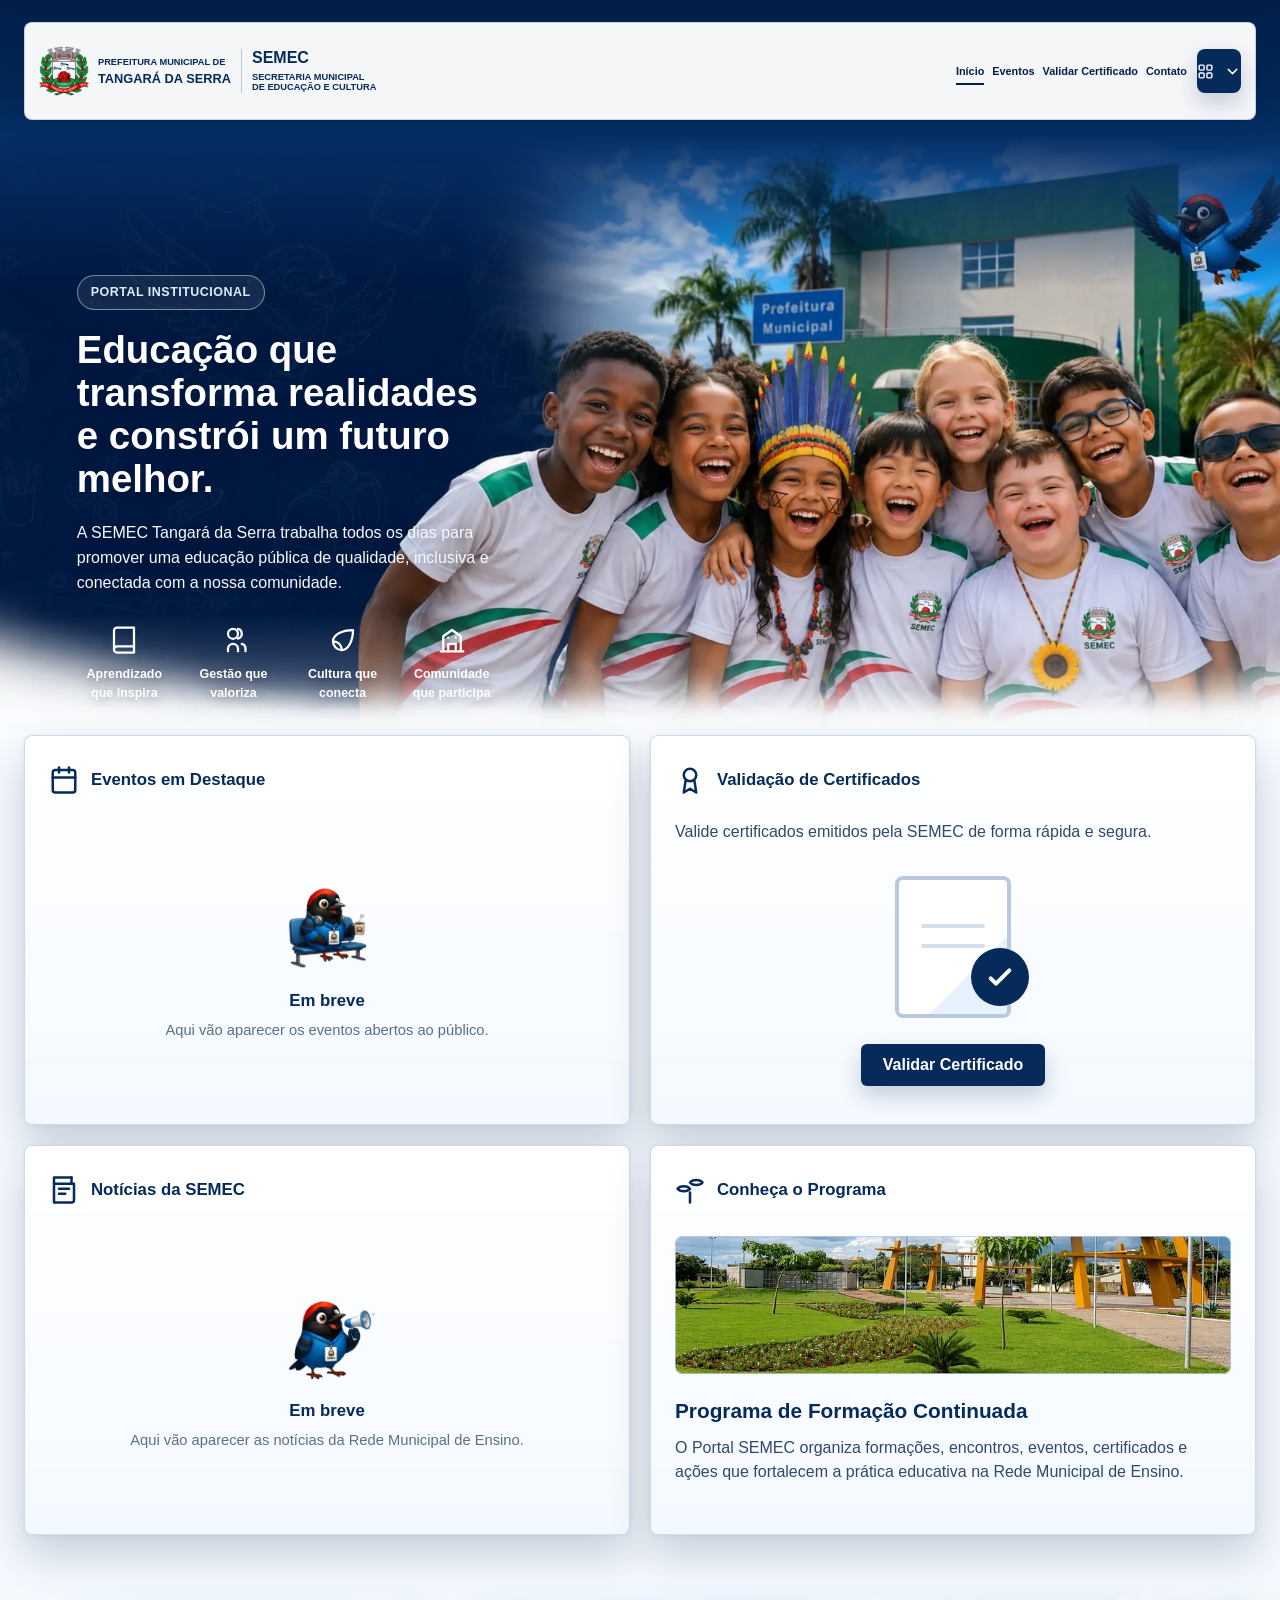
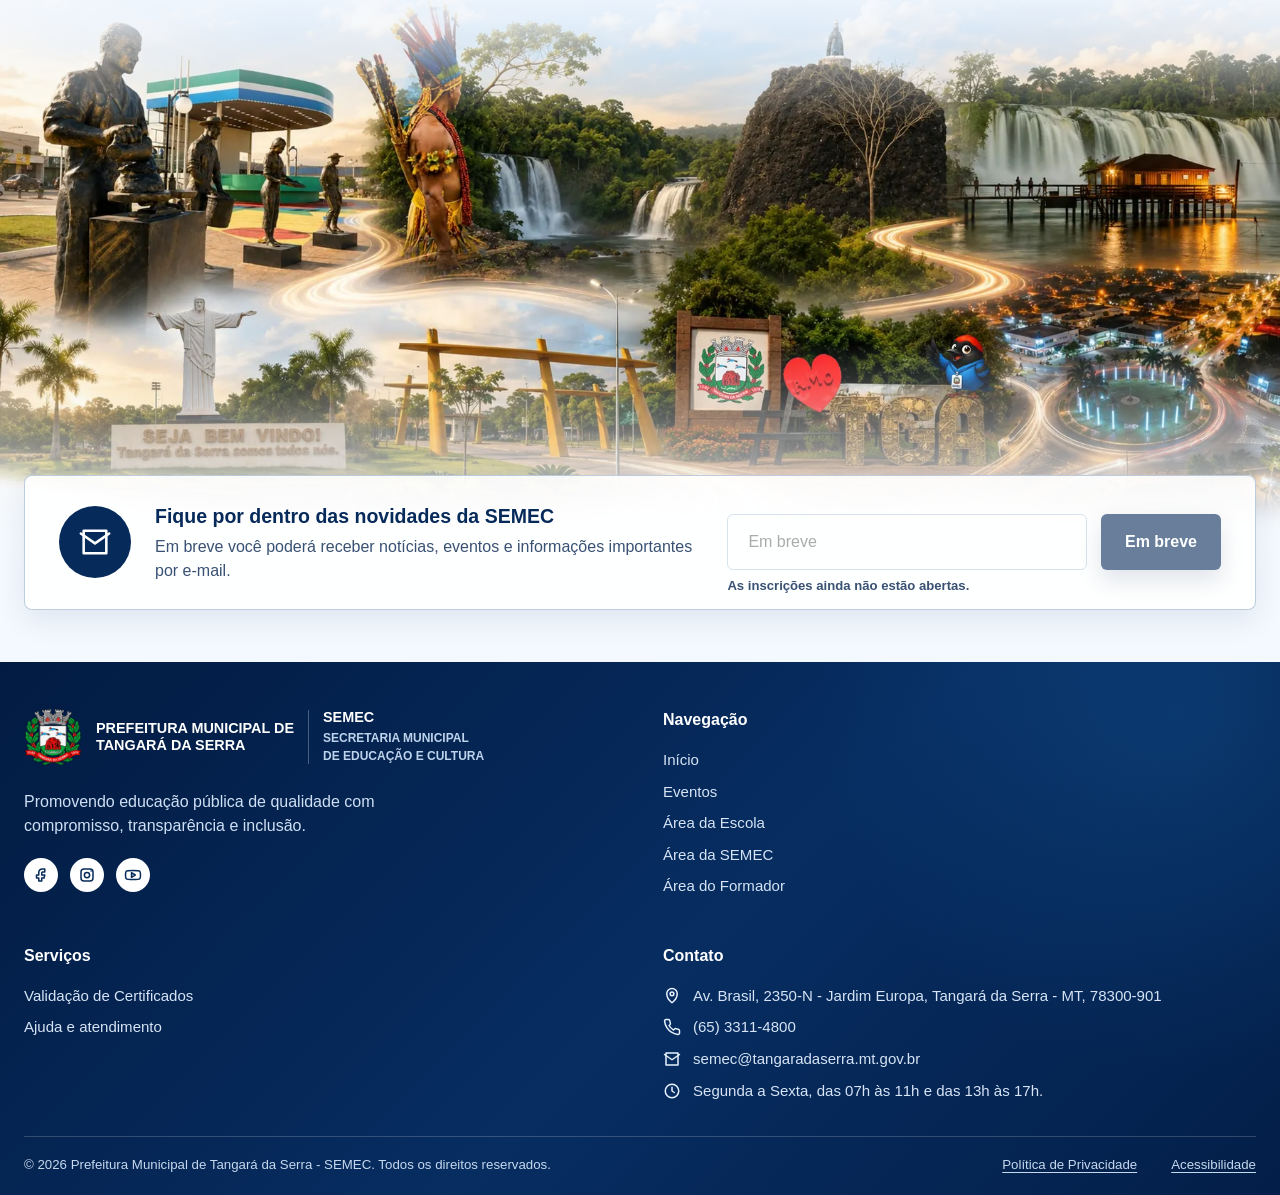
<file: index.html>
<!doctype html>
<html lang="pt-BR">
<head>
  <meta charset="utf-8">
  <meta name="viewport" content="width=device-width, initial-scale=1">
  <title>Portal SEMEC | Prefeitura Municipal de Tangará da Serra</title>
  <meta name="description" content="Portal institucional da Secretaria Municipal de Educação e Cultura de Tangará da Serra.">
  <link rel="icon" href="assets/marca/emblema-portal-semec.webp" type="image/webp">
  <link rel="stylesheet" href="css/publico.css">
</head>
<body class="public-nav-eventos">
  <a class="skip-link" href="#conteudo">Pular para o conteúdo</a>

  <header class="site-header" aria-label="Cabeçalho público">
    <div class="header-shell">
      <a class="city-brand" href="index.html" aria-label="Prefeitura Municipal de Tangará da Serra">
        <img class="brand-crest" src="assets/marca/brasao-tangara.webp" alt="Brasão de Tangará da Serra">
        <span class="city-brand-text">
          <span>Prefeitura Municipal de</span>
          <strong>Tangará da Serra</strong>
        </span>
      </a>

      <a class="semec-brand" href="index.html" aria-label="SEMEC - Secretaria Municipal de Educação e Cultura">
        <strong>SEMEC</strong>
        <span>Secretaria Municipal<br>de Educação e Cultura</span>
      </a>

      <button class="menu-toggle" type="button" aria-label="Abrir menu" aria-controls="public-mobile-menu" aria-expanded="false">
        <span class="menu-toggle__line" aria-hidden="true"></span>
        <span class="menu-toggle__line" aria-hidden="true"></span>
        <span class="menu-toggle__line" aria-hidden="true"></span>
      </button>

      <nav class="main-nav" id="public-mobile-menu" aria-label="Menu principal">
        <a class="active" href="index.html" aria-current="page">Início</a>
        <a href="#eventos">Eventos</a>
        <a href="https://formacaocontinuada-hue.github.io/central-certificados-semec/validar-certificado.html?de=publico">Validar Certificado</a>
        <a href="#contato">Contato</a>
        <div class="areas-mobile mobile-only">
          <p>Áreas de trabalho</p>
          <a class="server-link" href="escola.html"><svg viewBox="0 0 24 24" aria-hidden="true"><path d="M3 21h18"></path><path d="M5 21V9l7-5 7 5v12"></path><path d="M9 21v-6h6v6"></path></svg>Área da Escola</a>
          <a class="server-link" href="semec.html"><svg viewBox="0 0 24 24" aria-hidden="true"><path d="M3 21h18"></path><path d="M4 21V10h16v11"></path><path d="M2 10 12 3l10 7"></path><path d="M8 14v4M12 14v4M16 14v4"></path></svg>Área da SEMEC</a>
          <a class="server-link" href="formador.html"><svg viewBox="0 0 24 24" aria-hidden="true"><path d="M4 5h11a3 3 0 0 1 3 3v11H7a3 3 0 0 1-3-3z"></path><path d="M8 9h6M8 13h6"></path><path d="M18 8h2v12H8"></path></svg>Área do Formador</a>
        </div>
      </nav>

      <div class="areas-menu">
        <button class="server-button" type="button" aria-label="Áreas de trabalho" aria-expanded="false" aria-controls="areas-lista">
          <svg viewBox="0 0 24 24" aria-hidden="true"><rect x="3" y="3" width="7" height="7" rx="1.5"></rect><rect x="14" y="3" width="7" height="7" rx="1.5"></rect><rect x="3" y="14" width="7" height="7" rx="1.5"></rect><rect x="14" y="14" width="7" height="7" rx="1.5"></rect></svg>
          <span>Áreas de trabalho</span>
          <svg class="areas-seta" viewBox="0 0 24 24" aria-hidden="true"><path d="m6 9 6 6 6-6"></path></svg>
        </button>
        <div class="areas-lista" id="areas-lista" hidden>
          <a href="escola.html"><svg viewBox="0 0 24 24" aria-hidden="true"><path d="M3 21h18"></path><path d="M5 21V9l7-5 7 5v12"></path><path d="M9 21v-6h6v6"></path></svg><span><strong>Área da Escola</strong><small>Ferramentas das unidades escolares</small></span></a>
          <a href="semec.html"><svg viewBox="0 0 24 24" aria-hidden="true"><path d="M3 21h18"></path><path d="M4 21V10h16v11"></path><path d="M2 10 12 3l10 7"></path><path d="M8 14v4M12 14v4M16 14v4"></path></svg><span><strong>Área da SEMEC</strong><small>Ferramentas das equipes da Secretaria</small></span></a>
          <a href="formador.html"><svg viewBox="0 0 24 24" aria-hidden="true"><path d="M4 5h11a3 3 0 0 1 3 3v11H7a3 3 0 0 1-3-3z"></path><path d="M8 9h6M8 13h6"></path><path d="M18 8h2v12H8"></path></svg><span><strong>Área do Formador</strong><small>Certificados do público das suas formações</small></span></a>
        </div>
      </div>
    </div>
  </header>

  <main id="conteudo">
    <section class="hero-section hero-publico" aria-labelledby="hero-title">
      <div class="hero-shell">
        <img src="assets/publico/banner-portal-publico.webp" alt="Estudantes da rede municipal sorrindo em frente à Prefeitura Municipal de Tangará da Serra.">
        <div class="hero-copy">
          <p class="eyebrow">Portal Institucional</p>
          <h1 id="hero-title">Educação que transforma realidades e constrói um futuro melhor.</h1>
          <p>A SEMEC Tangará da Serra trabalha todos os dias para promover uma educação pública de qualidade, inclusiva e conectada com a nossa comunidade.</p>

          <div class="hero-indicators" aria-label="Indicadores da SEMEC">
            <div>
              <svg viewBox="0 0 24 24" aria-hidden="true">
                <path d="M4 19.5A2.5 2.5 0 0 1 6.5 17H20"></path>
                <path d="M6.5 2H20v20H6.5A2.5 2.5 0 0 1 4 19.5v-15A2.5 2.5 0 0 1 6.5 2z"></path>
              </svg>
              <span>Aprendizado que inspira</span>
            </div>
            <div>
              <svg viewBox="0 0 24 24" aria-hidden="true">
                <path d="M16 21v-2a4 4 0 0 0-8 0v2"></path>
                <circle cx="12" cy="7" r="4"></circle>
                <path d="M22 21v-2a4 4 0 0 0-3-3.87"></path>
                <path d="M16 3.13a4 4 0 0 1 0 7.75"></path>
              </svg>
              <span>Gestão que valoriza</span>
            </div>
            <div>
              <svg viewBox="0 0 24 24" aria-hidden="true">
                <path d="M11 20A7 7 0 0 1 4 13c0-5 7-9 16-9 0 9-4 16-9 16z"></path>
                <path d="M4 13c4 0 7 3 7 7"></path>
              </svg>
              <span>Cultura que conecta</span>
            </div>
            <div>
              <svg viewBox="0 0 24 24" aria-hidden="true">
                <path d="M3 21h18"></path>
                <path d="M5 21V9l7-5 7 5v12"></path>
                <path d="M9 21v-6h6v6"></path>
                <path d="M9 10h.01"></path>
                <path d="M15 10h.01"></path>
              </svg>
              <span>Comunidade que participa</span>
            </div>
          </div>
        </div>
      </div>
    </section>

    <section class="highlights-section atalhos-publicos" aria-label="Acessos e destaques">
      <div class="content-shell cards-grid">
        <article class="feature-card events-card" id="eventos">
          <div class="card-heading">
            <svg viewBox="0 0 24 24" aria-hidden="true">
              <path d="M8 2v4"></path>
              <path d="M16 2v4"></path>
              <rect x="3" y="4" width="18" height="18" rx="2"></rect>
              <path d="M3 10h18"></path>
            </svg>
            <h2>Eventos em Destaque</h2>
          </div>

          <div class="em-breve">
            <img src="assets/mascote/tangara-aguardando.webp" alt="">
            <strong>Em breve</strong>
            <p>Aqui vão aparecer os eventos abertos ao público.</p>
          </div>
        </article>

        <article class="feature-card certificates-card">
          <div class="card-heading">
            <svg viewBox="0 0 24 24" aria-hidden="true">
              <circle cx="12" cy="8" r="5"></circle>
              <path d="M8.5 12.5 7 22l5-3 5 3-1.5-9.5"></path>
            </svg>
            <h2>Validação de Certificados</h2>
          </div>

          <p>Valide certificados emitidos pela SEMEC de forma rápida e segura.</p>

          <div class="certificate-visual" aria-hidden="true">
            <span></span>
            <svg viewBox="0 0 24 24">
              <path d="m5 13 4 4L19 7"></path>
            </svg>
          </div>

          <a class="primary-button" href="https://formacaocontinuada-hue.github.io/central-certificados-semec/validar-certificado.html?de=publico">Validar Certificado</a>
        </article>

        <article class="feature-card news-card">
          <div class="card-heading">
            <svg viewBox="0 0 24 24" aria-hidden="true">
              <path d="M4 22h14a2 2 0 0 0 2-2V7H4v15z"></path>
              <path d="M18 2v5"></path>
              <path d="M4 7V2h14"></path>
              <path d="M8 11h8"></path>
              <path d="M8 15h5"></path>
            </svg>
            <h2>Notícias da SEMEC</h2>
          </div>

          <div class="em-breve">
            <img src="assets/mascote/tangara-noticias.webp" alt="">
            <strong>Em breve</strong>
            <p>Aqui vão aparecer as notícias da Rede Municipal de Ensino.</p>
          </div>
        </article>

        <article class="feature-card program-card">
          <div class="card-heading">
            <svg viewBox="0 0 24 24" aria-hidden="true">
              <path d="M12 22v-8"></path>
              <path d="M7 9c-3.5 0-5 2-5 2s1.5 2 5 2 5-2 5-2-1.5-2-5-2z"></path>
              <path d="M17 4c-3.5 0-5 2-5 2s1.5 2 5 2 5-2 5-2-1.5-2-5-2z"></path>
            </svg>
            <h2>Conheça o Programa</h2>
          </div>

          <div class="program-illustration" aria-hidden="true"></div>
          <h3>Programa de Formação Continuada</h3>
          <p>O Portal SEMEC organiza formações, encontros, eventos, certificados e ações que fortalecem a prática educativa na Rede Municipal de Ensino.</p>
        </article>
      </div>
    </section>

    <section class="banner-inferior" aria-label="Tangará da Serra">
      <img src="assets/publico/banner-inferior.webp" alt="Composição visual de Tangará da Serra" loading="lazy">
    </section>

    <section class="newsletter-section newsletter" aria-labelledby="newsletter-title">
      <div class="content-shell">
        <div class="newsletter-card">
          <div class="newsletter-icon" aria-hidden="true">
            <svg viewBox="0 0 24 24">
              <path d="M4 4h16v16H4z"></path>
              <path d="m22 6-10 7L2 6"></path>
            </svg>
          </div>
          <div>
            <h2 id="newsletter-title">Fique por dentro das novidades da SEMEC</h2>
            <p>Em breve você poderá receber notícias, eventos e informações importantes por e-mail.</p>
          </div>
          <form class="newsletter-form" aria-describedby="newsletter-aviso">
            <label class="sr-only" for="newsletter-email">Seu melhor e-mail</label>
            <input id="newsletter-email" name="email" type="email" placeholder="Em breve" disabled>
            <button type="submit" disabled>Em breve</button>
            <p class="form-note" id="newsletter-aviso">As inscrições ainda não estão abertas.</p>
          </form>
        </div>
      </div>
    </section>
  </main>

  <footer class="site-footer" id="contato">
    <div class="footer-shell">
      <div class="footer-brand">
        <div class="footer-logos">
          <img src="assets/marca/brasao-tangara.webp" alt="Brasão de Tangará da Serra">
          <div>
            <strong>Prefeitura Municipal de<br>Tangará da Serra</strong>
          </div>
          <div class="footer-divider" aria-hidden="true"></div>
          <div>
            <strong>SEMEC</strong>
            <span>Secretaria Municipal<br>de Educação e Cultura</span>
          </div>
        </div>
        <p>Promovendo educação pública de qualidade com compromisso, transparência e inclusão.</p>
        <div class="social-links" aria-label="Redes sociais">
          <a href="https://www.facebook.com/prefeituratangaradaserra/" target="_blank" rel="noopener noreferrer" aria-label="Facebook da Prefeitura Municipal de Tangará da Serra (abre em nova aba)">
            <svg viewBox="0 0 24 24" aria-hidden="true"><path d="M14 8h3V4h-3c-3 0-5 2-5 5v3H6v4h3v4h4v-4h3l1-4h-4V9c0-.6.4-1 1-1z"></path></svg>
          </a>
          <a href="https://www.instagram.com/prefeituratangaradaserra/" target="_blank" rel="noopener noreferrer" aria-label="Instagram da Prefeitura Municipal de Tangará da Serra (abre em nova aba)">
            <svg viewBox="0 0 24 24" aria-hidden="true"><rect x="4" y="4" width="16" height="16" rx="4"></rect><circle cx="12" cy="12" r="3.5"></circle><path d="M17.5 6.5h.01"></path></svg>
          </a>
          <a href="https://www.youtube.com/@prefeituratangaradaserra" target="_blank" rel="noopener noreferrer" aria-label="YouTube da Prefeitura Municipal de Tangará da Serra (abre em nova aba)">
            <svg viewBox="0 0 24 24" aria-hidden="true"><path d="M22 12s0-4-1-5-5-1-9-1-8 0-9 1-1 5-1 5 0 4 1 5 5 1 9 1 8 0 9-1 1-5 1-5z"></path><path d="m10 9 5 3-5 3V9z"></path></svg>
          </a>
        </div>
      </div>

      <nav class="footer-column" aria-label="Navegação do rodapé">
        <h2>Navegação</h2>
        <a href="index.html">Início</a>
        <a href="#eventos">Eventos</a>
        <a href="escola.html">Área da Escola</a>
        <a href="semec.html">Área da SEMEC</a>
        <a href="formador.html">Área do Formador</a>
      </nav>

      <nav class="footer-column" aria-label="Serviços do rodapé">
        <h2>Serviços</h2>
        <a href="https://formacaocontinuada-hue.github.io/central-certificados-semec/validar-certificado.html?de=publico">Validação de Certificados</a>
        <a href="https://formacaocontinuada-hue.github.io/central-certificados-semec/entrar-em-contato.html?de=publico">Ajuda e atendimento</a>
      </nav>

      <div class="footer-column contact-column">
        <h2>Contato</h2>
        <p>
          <svg viewBox="0 0 24 24" aria-hidden="true"><path d="M12 21s7-5.3 7-12A7 7 0 0 0 5 9c0 6.7 7 12 7 12z"></path><circle cx="12" cy="9" r="2.5"></circle></svg>
          Av. Brasil, 2350-N - Jardim Europa, Tangará da Serra - MT, 78300-901
        </p>
        <p>
          <svg viewBox="0 0 24 24" aria-hidden="true"><path d="M22 16.9v3a2 2 0 0 1-2.2 2 19.8 19.8 0 0 1-8.6-3.1 19.5 19.5 0 0 1-6-6A19.8 19.8 0 0 1 2.1 4.2 2 2 0 0 1 4.1 2h3a2 2 0 0 1 2 1.7c.1 1 .4 2 .7 2.9a2 2 0 0 1-.4 2.1L8.1 10a16 16 0 0 0 6 6l1.3-1.3a2 2 0 0 1 2.1-.4c.9.3 1.9.6 2.9.7a2 2 0 0 1 1.6 1.9z"></path></svg>
          (65) 3311-4800
        </p>
        <p>
          <svg viewBox="0 0 24 24" aria-hidden="true"><path d="M4 4h16v16H4z"></path><path d="m22 6-10 7L2 6"></path></svg>
          <a href="mailto:semec@tangaradaserra.mt.gov.br">semec@tangaradaserra.mt.gov.br</a>
        </p>
        <p>
          <svg viewBox="0 0 24 24" aria-hidden="true"><circle cx="12" cy="12" r="9"></circle><path d="M12 7v5l3 2"></path></svg>
          Segunda a Sexta, das 07h às 11h e das 13h às 17h.
        </p>
      </div>
    </div>

    <div class="footer-bottom">
      <p>© 2026 Prefeitura Municipal de Tangará da Serra - SEMEC. Todos os direitos reservados.</p>
      <div>
        <a href="https://formacaocontinuada-hue.github.io/central-certificados-semec/politica-privacidade.html?de=publico">Política de Privacidade</a>
        <a href="https://formacaocontinuada-hue.github.io/central-certificados-semec/acessibilidade.html?de=publico">Acessibilidade</a>
      </div>
    </div>
  </footer>

  <script src="js/publico.js" defer></script>
</body>
</html>
</file>
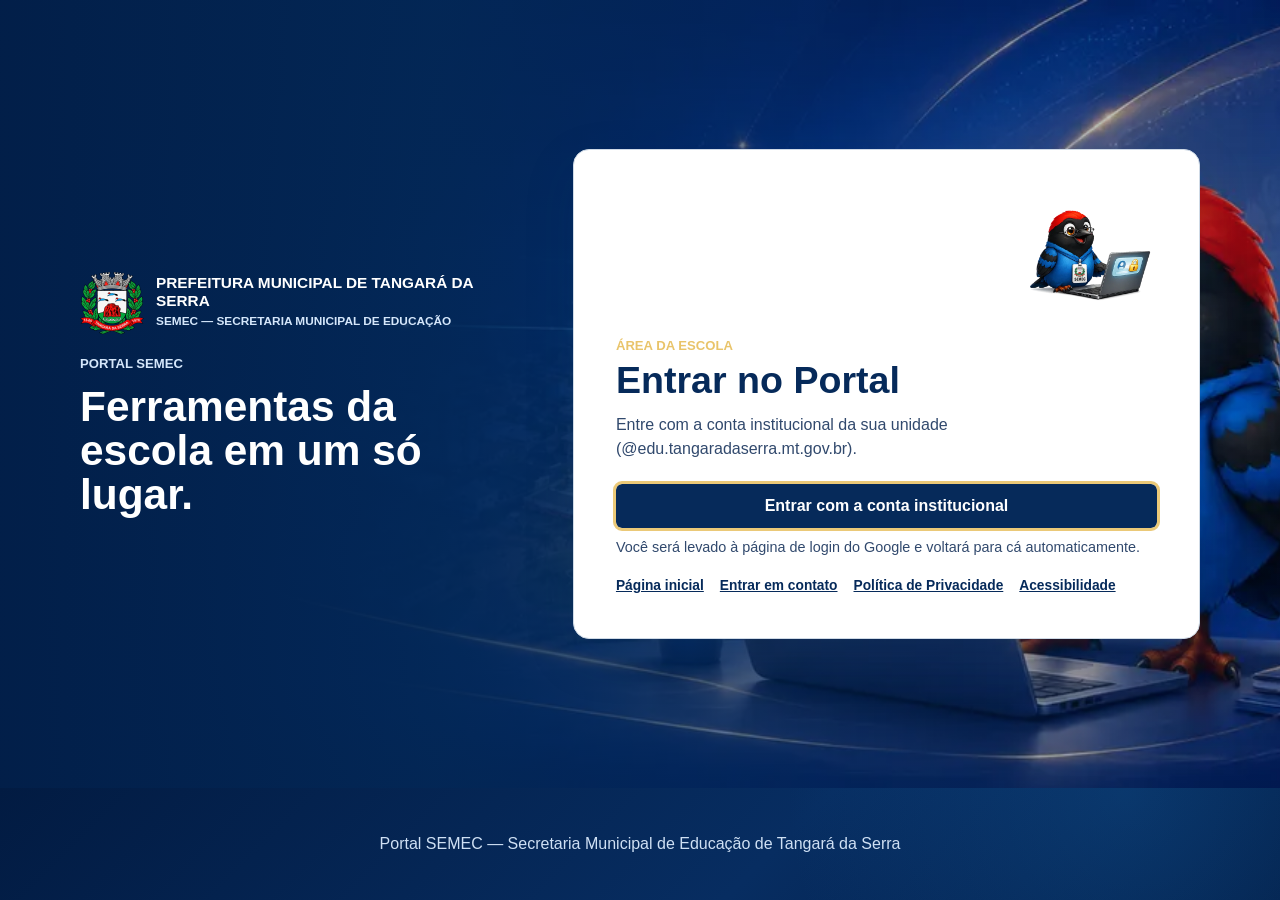
<file: calendario.html>
<!DOCTYPE html>
<html lang="pt-BR">
<head>
  <meta charset="UTF-8">
  <meta name="viewport" content="width=device-width, initial-scale=1.0">
  <title>Calendário Escolar | Área da Escola | Portal SEMEC</title>
  <meta name="description" content="Calendário escolar publicado pela SEMEC para as unidades da Rede Municipal de Ensino de Tangará da Serra.">
  <link rel="icon" href="assets/marca/emblema-portal-semec.webp" type="image/webp">
  <link rel="stylesheet" href="css/portal.css">
</head>
<body data-area-trabalho="escola">
  <a class="skip-link" href="#conteudo">Pular para o conteúdo</a>

  <!-- Porta: aparece enquanto a conta não foi confirmada -->
  <div class="auth-page" id="porta" data-estado="verificando">
    <main class="auth-main">
      <div class="auth-shell">
        <section class="auth-intro">
          <span class="auth-brand">
            <img src="assets/marca/brasao-tangara.webp" alt="Brasão de Tangará da Serra">
            <span>
              <strong>Prefeitura Municipal de Tangará da Serra</strong>
              <small>SEMEC — Secretaria Municipal de Educação</small>
            </span>
          </span>
          <p class="auth-kicker">Portal SEMEC</p>
          <h2>Ferramentas da escola em um só lugar.</h2>
        </section>

        <section class="auth-card" aria-labelledby="porta-titulo" aria-live="polite">
          <img class="auth-mascot" id="porta-mascote" src="assets/mascote/tangara-carregando.webp" alt="">
          <p class="auth-kicker">Área da Escola</p>
          <h1 id="porta-titulo">Verificando o acesso</h1>
          <p id="porta-texto">Aguarde um instante.</p>
          <p class="alert is-error" id="porta-alerta" hidden></p>
          <button class="auth-submit" type="button" id="porta-botao" hidden>Entrar com a conta institucional</button>
          <p class="auth-help" id="porta-ajuda" hidden>Você será levado à página de login do Google e voltará para cá automaticamente.</p>
          <div class="auth-links">
            <a href="index.html">Página inicial</a>
            <a href="https://formacaocontinuada-hue.github.io/central-certificados-semec/entrar-em-contato.html">Entrar em contato</a>
            <a href="https://formacaocontinuada-hue.github.io/central-certificados-semec/politica-privacidade.html">Política de Privacidade</a>
            <a href="https://formacaocontinuada-hue.github.io/central-certificados-semec/acessibilidade.html">Acessibilidade</a>
          </div>
        </section>
      </div>
    </main>
    <footer class="auth-footer">
      <p>Portal SEMEC — Secretaria Municipal de Educação de Tangará da Serra</p>
    </footer>
  </div>

  <!-- Área de trabalho: aparece depois que o backend confirma a unidade -->
  <div id="area" hidden>
    <aside class="sidebar" id="menu-lateral" aria-label="Menu principal">
      <div class="sidebar-brand">
        <img src="assets/marca/emblema-portal-semec.webp" alt="">
        <div>
          <strong>Portal SEMEC</strong>
          <span>Área da Escola</span>
        </div>
      </div>
      <button class="sidebar-close" type="button" aria-label="Fechar menu" data-menu-close>
        <svg viewBox="0 0 24 24" fill="none" stroke="currentColor" stroke-width="2" stroke-linecap="round" aria-hidden="true"><path d="M6 6l12 12M18 6 6 18"/></svg>
      </button>
      <nav class="nav">
        <div class="nav-group">
          <p>Principal</p>
          <a href="index.html"><svg viewBox="0 0 24 24" aria-hidden="true"><path d="M19 12H5M11 6l-6 6 6 6"/></svg>Página inicial do Portal</a>
          <a href="escola.html"><svg viewBox="0 0 24 24" aria-hidden="true"><path d="M3 11 12 4l9 7v9h-6v-6H9v6H3z"/></svg>Início da Escola</a>
          <a href="https://formacaocontinuada-hue.github.io/central-certificados-semec/"><svg viewBox="0 0 24 24" aria-hidden="true"><circle cx="12" cy="9" r="5"/><path d="M8.5 13 7 21l5-2.5 5 2.5-1.5-8"/></svg>Central de Certificados</a>
          <a href="calendario.html" aria-current="page"><svg viewBox="0 0 24 24" aria-hidden="true"><rect x="3" y="5" width="18" height="16" rx="2"/><path d="M3 10h18M8 3v4M16 3v4"/></svg>Calendário Escolar</a>
          <a href="https://script.google.com/a/macros/edu.tangaradaserra.mt.gov.br/s/AKfycbzumsOhienpriMj203mudAPjraGwO1_xe8F3ZutcN-skfU3K3jpUY2nvHsfmuCCDF3_dw/exec"><svg viewBox="0 0 24 24" aria-hidden="true"><circle cx="9" cy="8" r="3"/><path d="M3 20c0-3.3 2.7-6 6-6s6 2.7 6 6M16 11h5M18.5 8.5v5"/></svg>Quadro de servidores</a>
        </div>
        <div class="nav-group">
          <p>Funções adicionais</p>
          <a href="https://formacaocontinuada-hue.github.io/tangara-sorteia/?de=escola"><svg viewBox="0 0 24 24" aria-hidden="true"><path d="M4 7h16v3a2 2 0 0 0 0 4v3H4v-3a2 2 0 0 0 0-4z"/><path d="M10 7v10"/></svg>Tangará Sorteia</a>
          <a href="https://formacaocontinuada-hue.github.io/calculadora-etapa1/?de=escola"><svg viewBox="0 0 24 24" aria-hidden="true"><rect x="5" y="3" width="14" height="18" rx="2"/><path d="M8 7h8M8 12h2M14 12h2M8 16h2M14 16h2"/></svg>Calculadora da Etapa I</a>
        </div>
        <div class="nav-group">
          <p>Assistência</p>
          <a href="https://formacaocontinuada-hue.github.io/central-certificados-semec/entrar-em-contato.html"><svg viewBox="0 0 24 24" aria-hidden="true"><rect x="3" y="5" width="18" height="14" rx="2"/><path d="m3 7 9 6 9-6"/></svg>Entrar em contato</a>
          <a href="https://formacaocontinuada-hue.github.io/central-certificados-semec/politica-privacidade.html"><svg viewBox="0 0 24 24" aria-hidden="true"><path d="M12 3 5 6v5c0 4.4 3 8.4 7 10 4-1.6 7-5.6 7-10V6z"/></svg>Política de Privacidade</a>
          <a href="https://formacaocontinuada-hue.github.io/central-certificados-semec/acessibilidade.html"><svg viewBox="0 0 24 24" aria-hidden="true"><circle cx="12" cy="4.5" r="1.5"/><path d="M5 8h14M12 8v6M9 21l3-7 3 7"/></svg>Acessibilidade</a>
        </div>
        <div class="nav-group">
          <p>Conta</p>
          <button type="button" data-sair><svg viewBox="0 0 24 24" aria-hidden="true"><path d="M15 4h4v16h-4M10 8l-4 4 4 4M6 12h10"/></svg>Sair</button>
        </div>
      </nav>
    </aside>
    <button class="backdrop" type="button" aria-label="Fechar menu" data-menu-close hidden></button>

    <header class="topbar">
      <div class="topbar-left">
        <button class="menu-toggle" type="button" aria-label="Abrir menu" aria-expanded="false" aria-controls="menu-lateral">
          <span></span><span></span><span></span>
        </button>
        <div>
          <p>Portal SEMEC / Área da Escola</p>
          <h1>Calendário Escolar</h1>
        </div>
      </div>
      <div class="user-summary">
        <img src="assets/marca/brasao-tangara.webp" alt="" data-unidade-brasao>
        <div>
          <strong data-unidade-nome>Identificando unidade...</strong>
          <span>Conta institucional</span>
        </div>
      </div>
    </header>

    <main class="main" id="conteudo">
      <div class="content">
        <div class="notice" id="area-aviso" hidden>
          <div>
            <strong id="area-aviso-titulo"></strong>
            <span id="area-aviso-texto"></span>
          </div>
        </div>

        <section class="page-heading">
          <p class="kicker">Calendário Escolar</p>
          <h2>Calendário da Rede Municipal</h2>
          <p>Esta é a versão oficial publicada pela SEMEC, da Educação Infantil e do Ensino Fundamental. Quando a SEMEC publicar uma nova versão, ela aparece aqui sozinha.</p>
        </section>

        <section class="panel" aria-labelledby="calendario-titulo">
          <h2 class="embed-titulo" id="calendario-titulo">Calendários publicados</h2>
          <p class="embed-dica">Clique no calendário para abrir. Para baixar, use o botão de download (⬇) no alto da tela que abrir.</p>
          <iframe class="embed-drive" src="https://drive.google.com/embeddedfolderview?id=1-2-Jfh7H1Fpz0_MdMpu26g_z9bjVDEno#grid"
                  title="Calendários escolares publicados pela SEMEC" loading="lazy"></iframe>
          <p class="embed-alt">Não apareceu?
            <a class="button button-ghost" href="https://drive.google.com/drive/folders/1-2-Jfh7H1Fpz0_MdMpu26g_z9bjVDEno" target="_blank" rel="noopener">Abrir a pasta no Google Drive</a>
          </p>
        </section>

        <footer class="site-footer">
          <strong>Portal SEMEC</strong>
          <span>Secretaria Municipal de Educação de Tangará da Serra</span>
        </footer>
      </div>
    </main>
  </div>

  <script src="js/acesso.js" defer></script>
  <script src="js/portal.js" defer></script>
  <script src="js/area.js" defer></script>
</body>
</html>
</file>
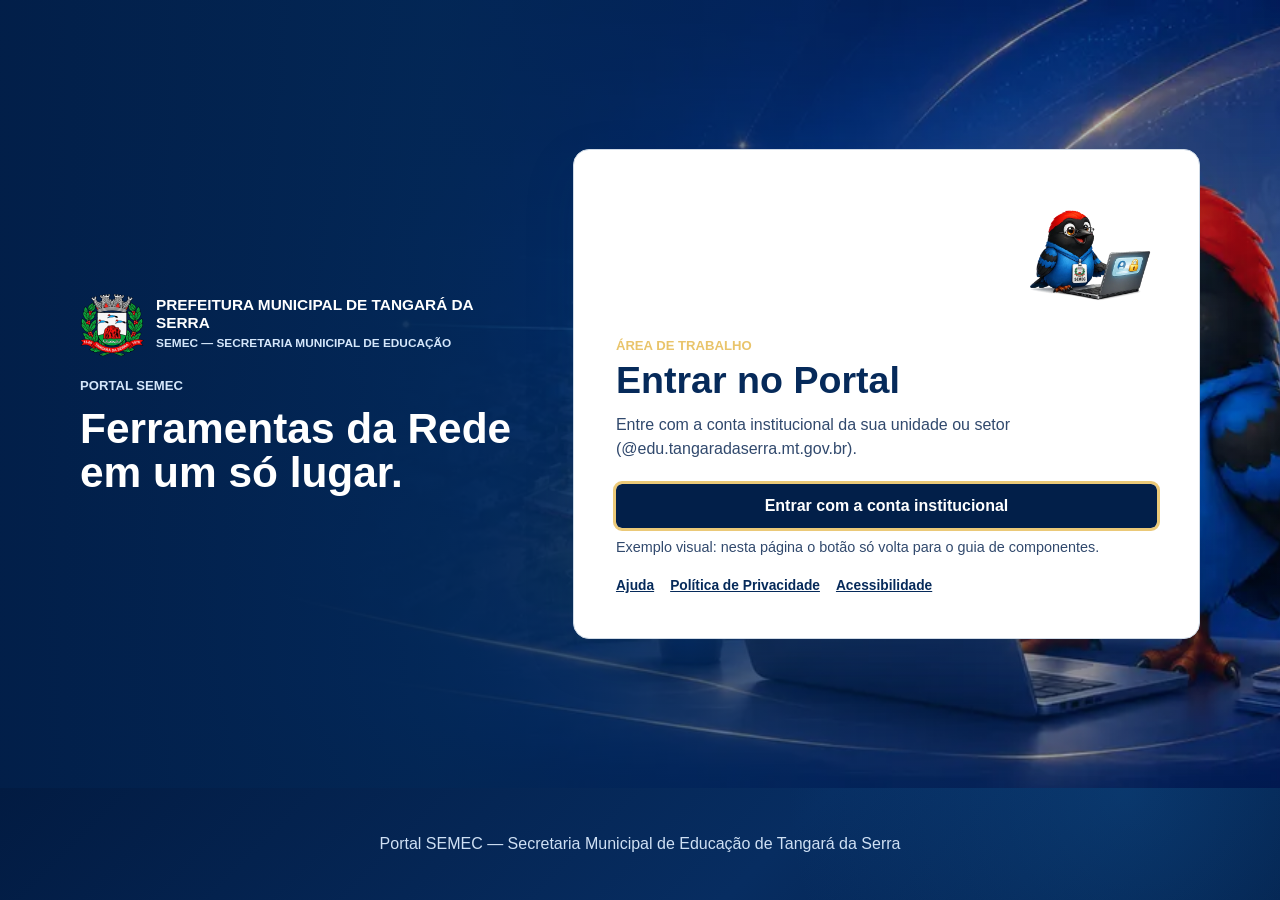
<file: componentes-entrada.html>
<!DOCTYPE html>
<html lang="pt-BR">
<head>
  <meta charset="UTF-8">
  <meta name="viewport" content="width=device-width, initial-scale=1.0">
  <meta name="robots" content="noindex">
  <title>Componentes: entrada | Portal SEMEC</title>
  <link rel="icon" href="assets/marca/emblema-portal-semec.webp" type="image/webp">
  <link rel="stylesheet" href="css/portal.css">
</head>
<body class="auth-page">
  <main class="auth-main">
    <div class="auth-shell">
      <section class="auth-intro">
        <span class="auth-brand">
          <img src="assets/marca/brasao-tangara.webp" alt="Brasão de Tangará da Serra">
          <span>
            <strong>Prefeitura Municipal de Tangará da Serra</strong>
            <small>SEMEC — Secretaria Municipal de Educação</small>
          </span>
        </span>
        <p class="auth-kicker">Portal SEMEC</p>
        <h2>Ferramentas da Rede em um só lugar.</h2>
      </section>

      <section class="auth-card" aria-labelledby="entrada-titulo">
        <img class="auth-mascot" src="assets/mascote/tangara-login.webp" alt="">
        <p class="auth-kicker">Área de trabalho</p>
        <h1 id="entrada-titulo">Entrar no Portal</h1>
        <p>Entre com a conta institucional da sua unidade ou setor (@edu.tangaradaserra.mt.gov.br).</p>
        <a class="auth-submit" href="componentes.html">Entrar com a conta institucional</a>
        <p class="auth-help">Exemplo visual: nesta página o botão só volta para o guia de componentes.</p>
        <div class="auth-links"><a href="#">Ajuda</a><a href="#">Política de Privacidade</a><a href="#">Acessibilidade</a></div>
      </section>
    </div>
  </main>
  <footer class="auth-footer">
    <p>Portal SEMEC — Secretaria Municipal de Educação de Tangará da Serra</p>
  </footer>
</body>
</html>
</file>
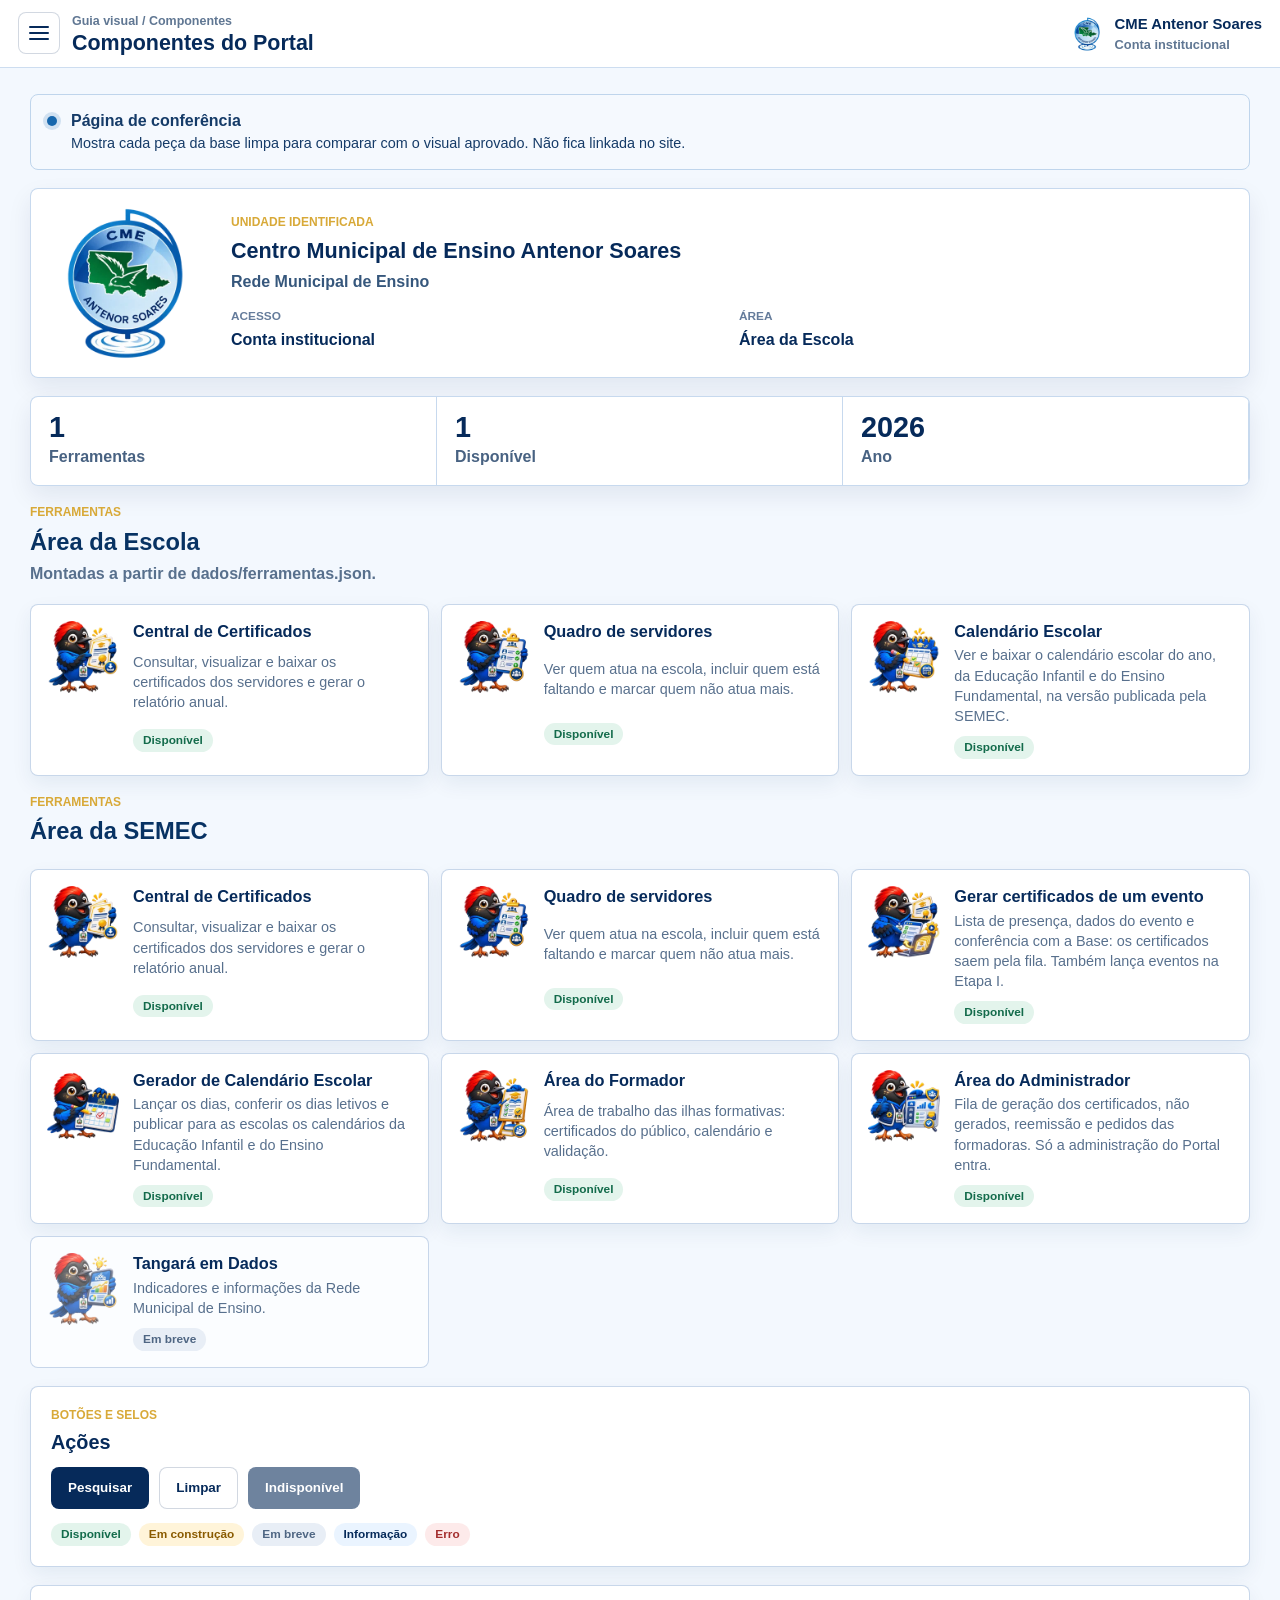
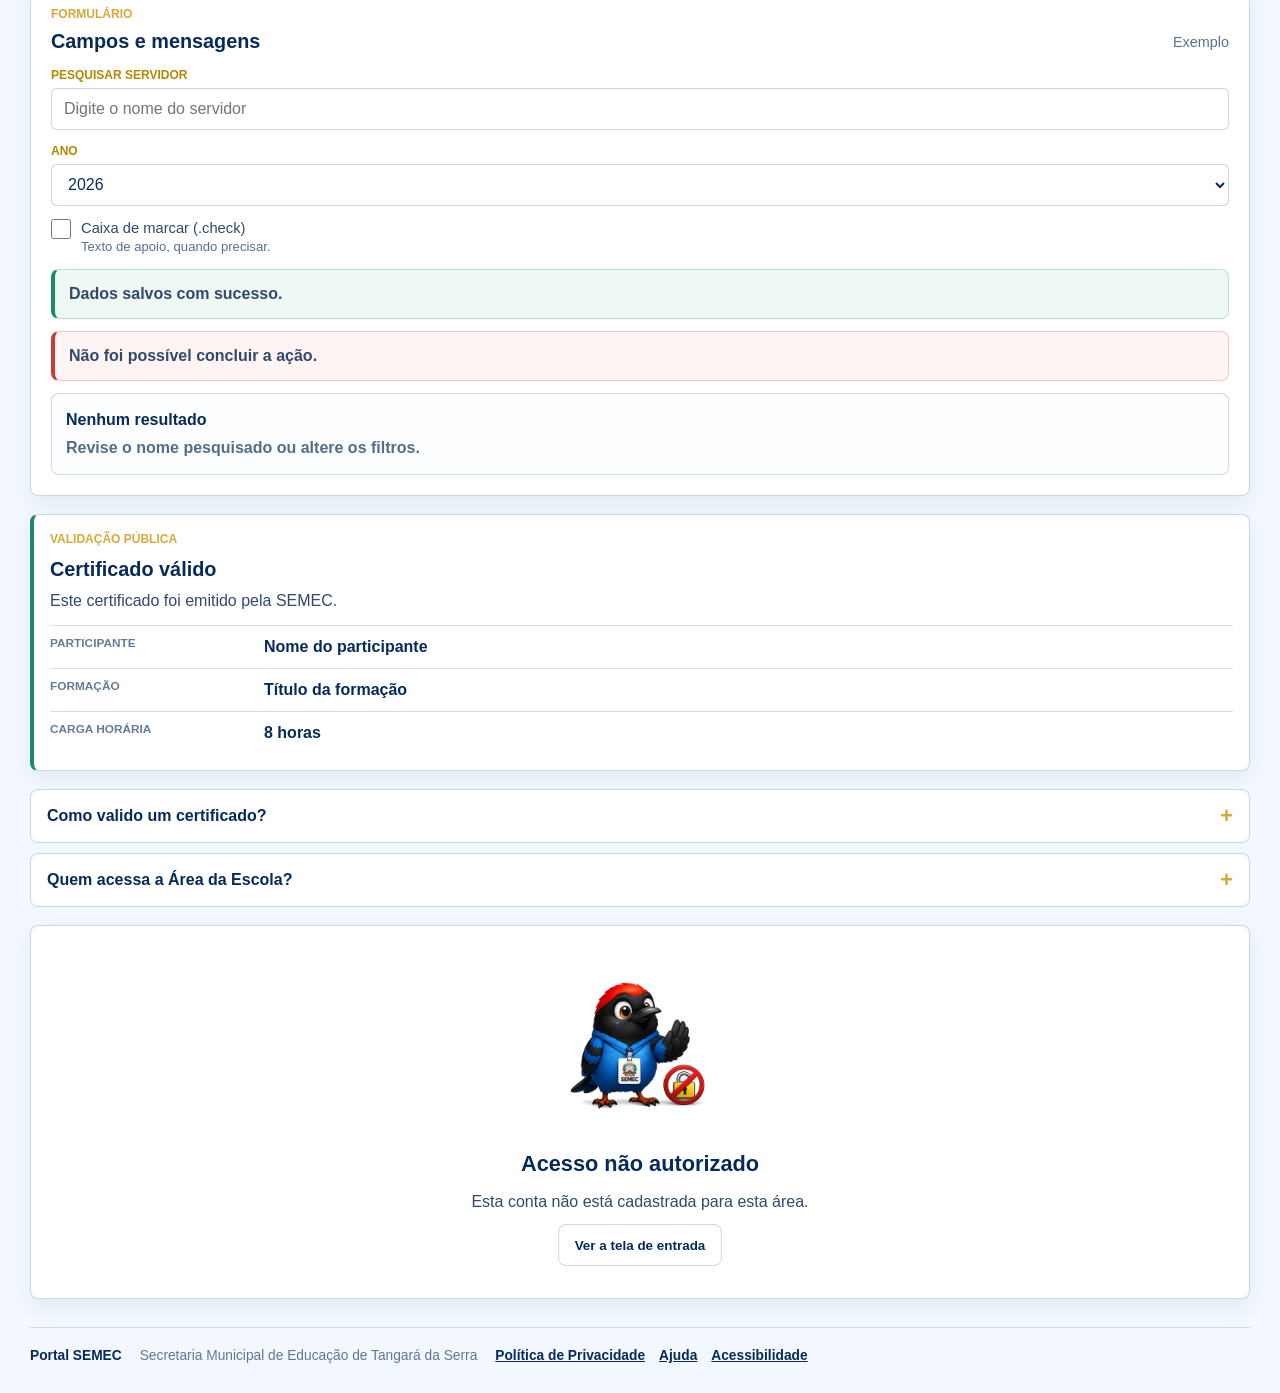
<file: componentes.html>
<!DOCTYPE html>
<html lang="pt-BR">
<head>
  <meta charset="UTF-8">
  <meta name="viewport" content="width=device-width, initial-scale=1.0">
  <meta name="robots" content="noindex">
  <title>Componentes | Portal SEMEC</title>
  <link rel="icon" href="assets/marca/emblema-portal-semec.webp" type="image/webp">
  <link rel="stylesheet" href="css/portal.css">
</head>
<body>
  <a class="skip-link" href="#conteudo">Pular para o conteúdo</a>

  <aside class="sidebar" id="menu-lateral" aria-label="Menu principal">
    <div class="sidebar-brand">
      <img src="assets/marca/emblema-portal-semec.webp" alt="">
      <div>
        <strong>Portal SEMEC</strong>
        <span>Área da Escola</span>
      </div>
    </div>
    <button class="sidebar-close" type="button" aria-label="Fechar menu" data-menu-close>
      <svg viewBox="0 0 24 24" fill="none" stroke="currentColor" stroke-width="2" stroke-linecap="round" aria-hidden="true"><path d="M6 6l12 12M18 6 6 18"/></svg>
    </button>
    <nav class="nav">
      <div class="nav-group">
        <p>Principal</p>
        <a href="#" aria-current="page"><svg viewBox="0 0 24 24" aria-hidden="true"><path d="M3 11 12 4l9 7v9h-6v-6H9v6H3z"/></svg>Início da Escola</a>
        <a href="#"><svg viewBox="0 0 24 24" aria-hidden="true"><circle cx="12" cy="9" r="5"/><path d="M8.5 13 7 21l5-2.5 5 2.5-1.5-8"/></svg>Central de Certificados</a>
      </div>
      <div class="nav-group">
        <p>Assistência</p>
        <a href="#"><svg viewBox="0 0 24 24" aria-hidden="true"><circle cx="12" cy="12" r="9"/><path d="M9.5 9.5a2.5 2.5 0 1 1 3.5 2.3c-.6.3-1 .9-1 1.6v.6M12 17h.01"/></svg>Ajuda e contato</a>
        <a href="#"><svg viewBox="0 0 24 24" aria-hidden="true"><path d="M12 3 5 6v5c0 4.4 3 8.4 7 10 4-1.6 7-5.6 7-10V6z"/></svg>Política de Privacidade</a>
        <a href="#"><svg viewBox="0 0 24 24" aria-hidden="true"><circle cx="12" cy="4.5" r="1.5"/><path d="M5 8h14M12 8v6M9 21l3-7 3 7"/></svg>Acessibilidade</a>
      </div>
      <div class="nav-group">
        <p>Conta</p>
        <button type="button"><svg viewBox="0 0 24 24" aria-hidden="true"><path d="M15 4h4v16h-4M10 8l-4 4 4 4M6 12h10"/></svg>Sair</button>
      </div>
    </nav>
  </aside>
  <button class="backdrop" type="button" aria-label="Fechar menu" data-menu-close hidden></button>

  <header class="topbar">
    <div class="topbar-left">
      <button class="menu-toggle" type="button" aria-label="Abrir menu" aria-expanded="false" aria-controls="menu-lateral">
        <span></span><span></span><span></span>
      </button>
      <div>
        <p>Guia visual / Componentes</p>
        <h1>Componentes do Portal</h1>
      </div>
    </div>
    <div class="user-summary">
      <img src="assets/brasoes/cme-antenor-soares.webp" alt="">
      <div>
        <strong>CME Antenor Soares</strong>
        <span>Conta institucional</span>
      </div>
    </div>
  </header>

  <main class="main" id="conteudo">
    <div class="content">
      <div class="notice">
        <div>
          <strong>Página de conferência</strong>
          <span>Mostra cada peça da base limpa para comparar com o visual aprovado. Não fica linkada no site.</span>
        </div>
      </div>

      <section class="unit-card" aria-labelledby="unidade-exemplo">
        <div class="unit-card-logo"><img src="assets/brasoes/cme-antenor-soares.webp" alt="Brasão da unidade"></div>
        <div>
          <p class="kicker">Unidade identificada</p>
          <h2 id="unidade-exemplo">Centro Municipal de Ensino Antenor Soares</h2>
          <span class="unit-card-network">Rede Municipal de Ensino</span>
          <dl class="unit-meta">
            <div><dt>Acesso</dt><dd>Conta institucional</dd></div>
            <div><dt>Área</dt><dd>Área da Escola</dd></div>
          </dl>
        </div>
      </section>

      <section class="summary-strip" aria-label="Resumo">
        <div class="summary-item"><strong>1</strong><span>Ferramentas</span></div>
        <div class="summary-item"><strong>1</strong><span>Disponível</span></div>
        <div class="summary-item"><strong>2026</strong><span>Ano</span></div>
      </section>

      <section class="page-heading">
        <p class="kicker">Ferramentas</p>
        <h2>Área da Escola</h2>
        <p>Montadas a partir de dados/ferramentas.json.</p>
      </section>
      <div class="tool-grid" data-area="escola"></div>

      <section class="page-heading">
        <p class="kicker">Ferramentas</p>
        <h2>Área da SEMEC</h2>
      </section>
      <div class="tool-grid" data-area="semec"></div>

      <section class="panel">
        <div class="panel-heading">
          <div>
            <p class="kicker">Botões e selos</p>
            <h2>Ações</h2>
          </div>
        </div>
        <div style="display:flex;flex-wrap:wrap;gap:10px;margin-bottom:14px">
          <button class="button button-primary" type="button">Pesquisar</button>
          <button class="button button-ghost" type="button">Limpar</button>
          <button class="button button-primary" type="button" disabled>Indisponível</button>
        </div>
        <div style="display:flex;flex-wrap:wrap;gap:8px">
          <span class="pill pill-ok">Disponível</span>
          <span class="pill pill-waiting">Em construção</span>
          <span class="pill pill-muted">Em breve</span>
          <span class="pill pill-info">Informação</span>
          <span class="pill pill-danger">Erro</span>
        </div>
      </section>

      <section class="panel">
        <div class="panel-heading">
          <div>
            <p class="kicker">Formulário</p>
            <h2>Campos e mensagens</h2>
          </div>
          <span>Exemplo</span>
        </div>
        <div style="display:grid;gap:12px">
          <label class="field"><span>Pesquisar servidor</span><input type="text" placeholder="Digite o nome do servidor"></label>
          <label class="field"><span>Ano</span><select><option>2026</option></select></label>
          <label class="check"><input type="checkbox"><span>Caixa de marcar (.check)<small>Texto de apoio, quando precisar.</small></span></label>
          <p class="alert is-success">Dados salvos com sucesso.</p>
          <p class="alert is-error">Não foi possível concluir a ação.</p>
          <div class="empty"><strong>Nenhum resultado</strong><span>Revise o nome pesquisado ou altere os filtros.</span></div>
        </div>
      </section>

      <article class="validation-result is-valid">
        <div>
          <p class="kicker">Validação pública</p>
          <h2>Certificado válido</h2>
          <p>Este certificado foi emitido pela SEMEC.</p>
        </div>
        <dl class="data-list">
          <div><dt>Participante</dt><dd>Nome do participante</dd></div>
          <div><dt>Formação</dt><dd>Título da formação</dd></div>
          <div><dt>Carga horária</dt><dd>8 horas</dd></div>
        </dl>
      </article>

      <div class="faq-list">
        <details class="faq-item"><summary>Como valido um certificado?</summary><p>Aponte a câmera do celular para o QR Code impresso no certificado.</p></details>
        <details class="faq-item"><summary>Quem acessa a Área da Escola?</summary><p>Somente as contas institucionais das unidades cadastradas pela SEMEC.</p></details>
      </div>

      <section class="panel">
        <div class="state-panel">
          <img src="assets/mascote/tangara-acesso-negado.webp" alt="">
          <h2>Acesso não autorizado</h2>
          <p>Esta conta não está cadastrada para esta área.</p>
          <a class="button button-ghost" href="componentes-entrada.html">Ver a tela de entrada</a>
        </div>
      </section>

      <footer class="site-footer">
        <strong>Portal SEMEC</strong>
        <span>Secretaria Municipal de Educação de Tangará da Serra</span>
        <nav aria-label="Rodapé"><a href="#">Política de Privacidade</a><a href="#">Ajuda</a><a href="#">Acessibilidade</a></nav>
      </footer>
    </div>
  </main>

  <script src="js/portal.js" defer></script>
</body>
</html>
</file>
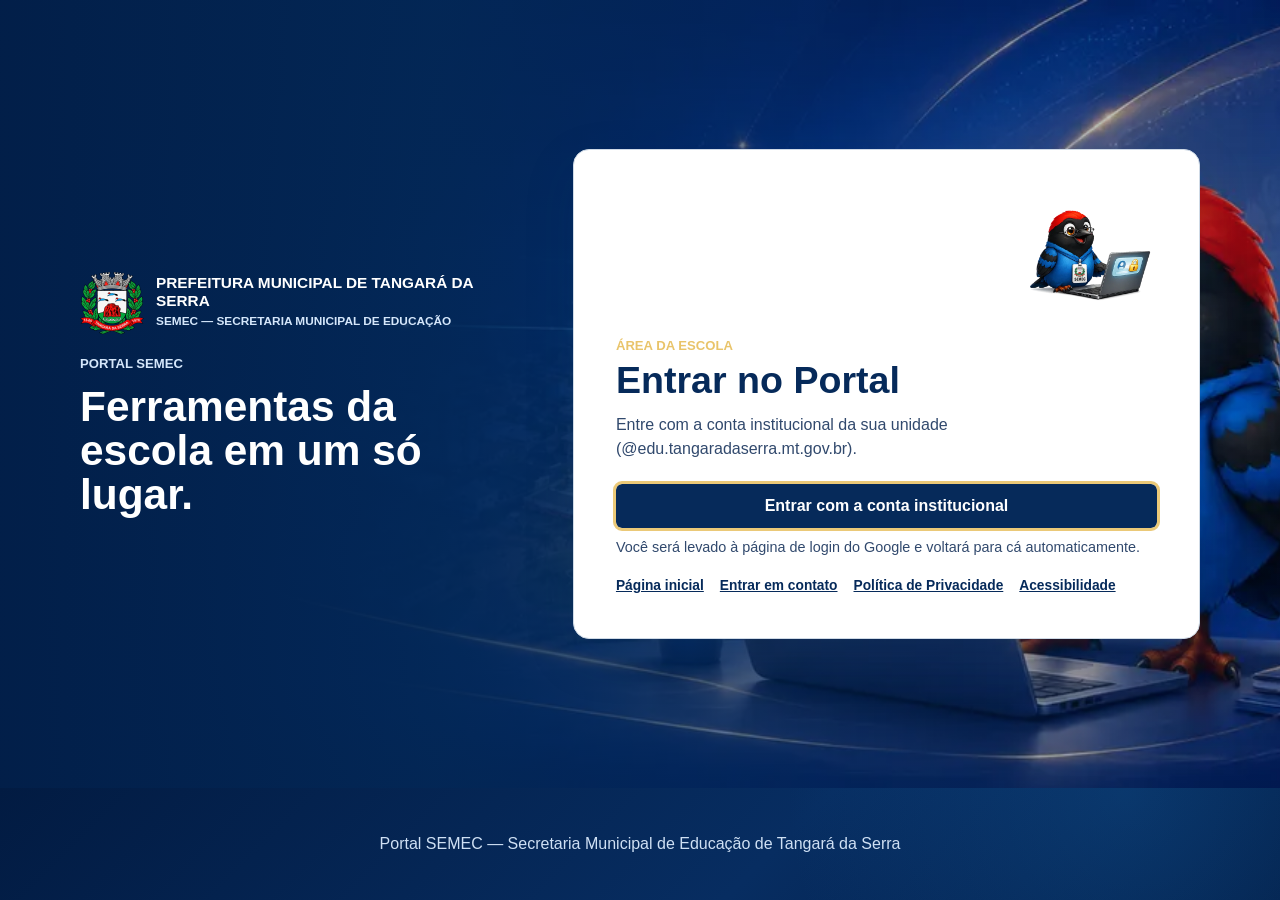
<file: escola.html>
<!DOCTYPE html>
<html lang="pt-BR">
<head>
  <meta charset="UTF-8">
  <meta name="viewport" content="width=device-width, initial-scale=1.0">
  <title>Área da Escola | Portal SEMEC</title>
  <meta name="description" content="Área de trabalho das unidades escolares da Rede Municipal de Ensino de Tangará da Serra.">
  <link rel="icon" href="assets/marca/emblema-portal-semec.webp" type="image/webp">
  <link rel="stylesheet" href="css/portal.css">
</head>
<body data-area-trabalho="escola">
  <a class="skip-link" href="#conteudo">Pular para o conteúdo</a>

  <!-- Porta: aparece enquanto a conta não foi confirmada -->
  <div class="auth-page" id="porta" data-estado="verificando">
    <main class="auth-main">
      <div class="auth-shell">
        <section class="auth-intro">
          <span class="auth-brand">
            <img src="assets/marca/brasao-tangara.webp" alt="Brasão de Tangará da Serra">
            <span>
              <strong>Prefeitura Municipal de Tangará da Serra</strong>
              <small>SEMEC — Secretaria Municipal de Educação</small>
            </span>
          </span>
          <p class="auth-kicker">Portal SEMEC</p>
          <h2>Ferramentas da escola em um só lugar.</h2>
        </section>

        <section class="auth-card" aria-labelledby="porta-titulo" aria-live="polite">
          <img class="auth-mascot" id="porta-mascote" src="assets/mascote/tangara-carregando.webp" alt="">
          <p class="auth-kicker">Área da Escola</p>
          <h1 id="porta-titulo">Verificando o acesso</h1>
          <p id="porta-texto">Aguarde um instante.</p>
          <p class="alert is-error" id="porta-alerta" hidden></p>
          <button class="auth-submit" type="button" id="porta-botao" hidden>Entrar com a conta institucional</button>
          <p class="auth-help" id="porta-ajuda" hidden>Você será levado à página de login do Google e voltará para cá automaticamente.</p>
          <div class="auth-links">
            <a href="index.html">Página inicial</a>
            <a href="https://formacaocontinuada-hue.github.io/central-certificados-semec/entrar-em-contato.html">Entrar em contato</a>
            <a href="https://formacaocontinuada-hue.github.io/central-certificados-semec/politica-privacidade.html">Política de Privacidade</a>
            <a href="https://formacaocontinuada-hue.github.io/central-certificados-semec/acessibilidade.html">Acessibilidade</a>
          </div>
        </section>
      </div>
    </main>
    <footer class="auth-footer">
      <p>Portal SEMEC — Secretaria Municipal de Educação de Tangará da Serra</p>
    </footer>
  </div>

  <!-- Área de trabalho: aparece depois que o backend confirma a unidade -->
  <div id="area" hidden>
    <aside class="sidebar" id="menu-lateral" aria-label="Menu principal">
      <div class="sidebar-brand">
        <img src="assets/marca/emblema-portal-semec.webp" alt="">
        <div>
          <strong>Portal SEMEC</strong>
          <span>Área da Escola</span>
        </div>
      </div>
      <button class="sidebar-close" type="button" aria-label="Fechar menu" data-menu-close>
        <svg viewBox="0 0 24 24" fill="none" stroke="currentColor" stroke-width="2" stroke-linecap="round" aria-hidden="true"><path d="M6 6l12 12M18 6 6 18"/></svg>
      </button>
      <nav class="nav">
        <div class="nav-group">
          <p>Principal</p>
          <a href="index.html"><svg viewBox="0 0 24 24" aria-hidden="true"><path d="M19 12H5M11 6l-6 6 6 6"/></svg>Página inicial do Portal</a>
          <a href="escola.html" aria-current="page"><svg viewBox="0 0 24 24" aria-hidden="true"><path d="M3 11 12 4l9 7v9h-6v-6H9v6H3z"/></svg>Início da Escola</a>
          <a href="https://formacaocontinuada-hue.github.io/central-certificados-semec/"><svg viewBox="0 0 24 24" aria-hidden="true"><circle cx="12" cy="9" r="5"/><path d="M8.5 13 7 21l5-2.5 5 2.5-1.5-8"/></svg>Central de Certificados</a>
          <a href="calendario.html"><svg viewBox="0 0 24 24" aria-hidden="true"><rect x="3" y="5" width="18" height="16" rx="2"/><path d="M3 10h18M8 3v4M16 3v4"/></svg>Calendário Escolar</a>
          <a href="https://script.google.com/a/macros/edu.tangaradaserra.mt.gov.br/s/AKfycbzumsOhienpriMj203mudAPjraGwO1_xe8F3ZutcN-skfU3K3jpUY2nvHsfmuCCDF3_dw/exec"><svg viewBox="0 0 24 24" aria-hidden="true"><circle cx="9" cy="8" r="3"/><path d="M3 20c0-3.3 2.7-6 6-6s6 2.7 6 6M16 11h5M18.5 8.5v5"/></svg>Quadro de servidores</a>
        </div>
        <div class="nav-group">
          <p>Funções adicionais</p>
          <a href="https://formacaocontinuada-hue.github.io/tangara-sorteia/?de=escola"><svg viewBox="0 0 24 24" aria-hidden="true"><path d="M4 7h16v3a2 2 0 0 0 0 4v3H4v-3a2 2 0 0 0 0-4z"/><path d="M10 7v10"/></svg>Tangará Sorteia</a>
          <a href="https://formacaocontinuada-hue.github.io/calculadora-etapa1/?de=escola"><svg viewBox="0 0 24 24" aria-hidden="true"><rect x="5" y="3" width="14" height="18" rx="2"/><path d="M8 7h8M8 12h2M14 12h2M8 16h2M14 16h2"/></svg>Calculadora da Etapa I</a>
        </div>
        <div class="nav-group">
          <p>Assistência</p>
          <a href="https://formacaocontinuada-hue.github.io/central-certificados-semec/entrar-em-contato.html"><svg viewBox="0 0 24 24" aria-hidden="true"><rect x="3" y="5" width="18" height="14" rx="2"/><path d="m3 7 9 6 9-6"/></svg>Entrar em contato</a>
          <a href="https://formacaocontinuada-hue.github.io/central-certificados-semec/politica-privacidade.html"><svg viewBox="0 0 24 24" aria-hidden="true"><path d="M12 3 5 6v5c0 4.4 3 8.4 7 10 4-1.6 7-5.6 7-10V6z"/></svg>Política de Privacidade</a>
          <a href="https://formacaocontinuada-hue.github.io/central-certificados-semec/acessibilidade.html"><svg viewBox="0 0 24 24" aria-hidden="true"><circle cx="12" cy="4.5" r="1.5"/><path d="M5 8h14M12 8v6M9 21l3-7 3 7"/></svg>Acessibilidade</a>
        </div>
        <div class="nav-group">
          <p>Conta</p>
          <button type="button" data-sair><svg viewBox="0 0 24 24" aria-hidden="true"><path d="M15 4h4v16h-4M10 8l-4 4 4 4M6 12h10"/></svg>Sair</button>
        </div>
      </nav>
    </aside>
    <button class="backdrop" type="button" aria-label="Fechar menu" data-menu-close hidden></button>

    <header class="topbar">
      <div class="topbar-left">
        <button class="menu-toggle" type="button" aria-label="Abrir menu" aria-expanded="false" aria-controls="menu-lateral">
          <span></span><span></span><span></span>
        </button>
        <div>
          <p>Portal SEMEC / Área da Escola</p>
          <h1>Início da Escola</h1>
        </div>
      </div>
      <div class="user-summary">
        <img src="assets/marca/brasao-tangara.webp" alt="" data-unidade-brasao>
        <div>
          <strong data-unidade-nome>Identificando unidade...</strong>
          <span>Conta institucional</span>
        </div>
      </div>
    </header>

    <main class="main" id="conteudo">
      <div class="content">
        <div class="notice" id="area-aviso" hidden>
          <div>
            <strong id="area-aviso-titulo"></strong>
            <span id="area-aviso-texto"></span>
          </div>
        </div>

        <section class="unit-card" aria-labelledby="unidade-nome">
          <div class="unit-card-logo"><img src="assets/marca/brasao-tangara.webp" alt="" data-unidade-brasao></div>
          <div>
            <p class="kicker">Unidade identificada</p>
            <h2 id="unidade-nome" data-unidade-nome>Identificando unidade...</h2>
            <span class="unit-card-network">Rede Municipal de Ensino</span>
            <dl class="unit-meta">
              <div><dt>INEP</dt><dd data-perfil="inep">—</dd></div>
              <div><dt>Telefone</dt><dd data-perfil="telefone">—</dd></div>
              <div><dt>Endereço</dt><dd data-perfil="endereco">—</dd></div>
              <div><dt>E-mail da unidade</dt><dd data-perfil="email">—</dd></div>
            </dl>
          </div>
        </section>

        <section class="panel" aria-labelledby="gestores-titulo" data-perfil-gestores hidden>
          <div class="panel-heading">
            <div>
              <p class="kicker">Equipe gestora</p>
              <h2 id="gestores-titulo">Quem responde pela unidade</h2>
            </div>
          </div>
          <dl class="unit-meta" data-perfil-lista></dl>
          <p class="panel-nota">Algum dado da unidade errado ou desatualizado? <a href="https://formacaocontinuada-hue.github.io/central-certificados-semec/entrar-em-contato.html">Fale com a Formação Continuada</a>.</p>
        </section>

        <section class="page-heading">
          <p class="kicker">Ferramentas</p>
          <h2>O que a escola pode fazer aqui</h2>
          <p>Cada ferramenta abre no próprio sistema e confere a sua conta antes de mostrar os dados.</p>
        </section>
        <div class="tool-grid" data-area="escola"></div>

        <section class="page-heading" data-secao-grupo hidden>
          <p class="kicker">Funções adicionais</p>
          <h2>Apoio aos eventos e ao dia a dia</h2>
          <p>Ferramentas de apoio que não usam dados de servidores. Abrem em nova aba.</p>
        </section>
        <div class="tool-grid" data-area="escola" data-grupo="adicional" hidden></div>

        <footer class="site-footer">
          <strong>Portal SEMEC</strong>
          <span>Secretaria Municipal de Educação de Tangará da Serra</span>
        </footer>
      </div>
    </main>
  </div>

  <script src="js/acesso.js" defer></script>
  <script src="js/portal.js" defer></script>
  <script src="js/area.js" defer></script>
</body>
</html>
</file>
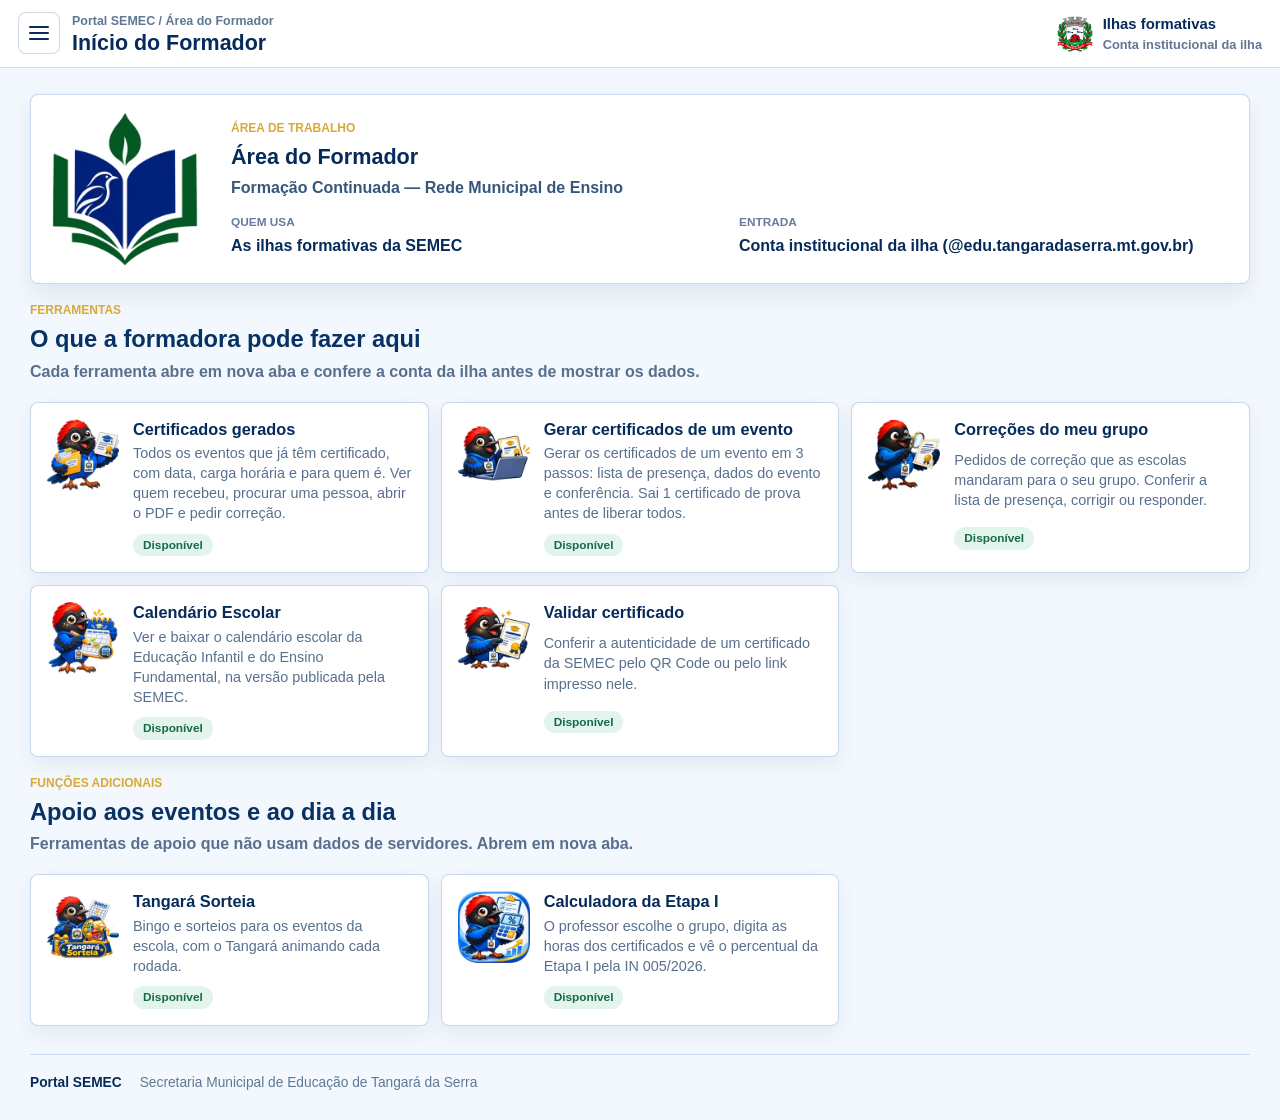
<file: formador.html>
<!DOCTYPE html>
<html lang="pt-BR">
<head>
  <meta charset="UTF-8">
  <meta name="viewport" content="width=device-width, initial-scale=1.0">
  <title>Área do Formador | Portal SEMEC</title>
  <meta name="description" content="Área de trabalho das ilhas formativas da Rede Municipal de Ensino de Tangará da Serra.">
  <link rel="icon" href="assets/marca/emblema-portal-semec.webp" type="image/webp">
  <link rel="stylesheet" href="css/portal.css">
</head>
<body data-area-trabalho="formador">
  <!--
    Início da Área do Formador (18/11/2026).
    Abre sem login: cada ferramenta confere a conta da ilha formativa
    (@edu.tangaradaserra.mt.gov.br) quando é aberta. Os cartões vêm de
    dados/ferramentas.json (área "formador").
  -->
  <a class="skip-link" href="#conteudo">Pular para o conteúdo</a>

  <aside class="sidebar" id="menu-lateral" aria-label="Menu principal">
    <div class="sidebar-brand">
      <img src="assets/marca/emblema-portal-semec.webp" alt="">
      <div>
        <strong>Portal SEMEC</strong>
        <span>Área do Formador</span>
      </div>
    </div>
    <button class="sidebar-close" type="button" aria-label="Fechar menu" data-menu-close>
      <svg viewBox="0 0 24 24" fill="none" stroke="currentColor" stroke-width="2" stroke-linecap="round" aria-hidden="true"><path d="M6 6l12 12M18 6 6 18"/></svg>
    </button>
    <nav class="nav">
      <div class="nav-group">
        <p>Principal</p>
        <a href="index.html"><svg viewBox="0 0 24 24" aria-hidden="true"><path d="M19 12H5M11 6l-6 6 6 6"/></svg>Página inicial do Portal</a>
        <a href="formador.html" aria-current="page"><svg viewBox="0 0 24 24" aria-hidden="true"><path d="M3 11 12 4l9 7v9h-6v-6H9v6H3z"/></svg>Início do Formador</a>
        <a href="https://script.google.com/a/macros/edu.tangaradaserra.mt.gov.br/s/AKfycbwkUtTzOueOtOcd8ygmNj5_ojuWpq5Ga5sMVRsgke48nu8tdvNj5ISU06x4ScUqJoKf/exec"><svg viewBox="0 0 24 24" aria-hidden="true"><circle cx="12" cy="9" r="5"/><path d="M8.5 13 7 21l5-2.5 5 2.5-1.5-8"/></svg>Certificados gerados</a>
        <a href="https://script.google.com/a/macros/edu.tangaradaserra.mt.gov.br/s/AKfycbwHRyY3rusynNpVf6PE1_JzXTca9-o8BG9WMfubRR_HABe8bqDoiIS0uqX7zT0Kg4LYbQ/exec?tela=evento"><svg viewBox="0 0 24 24" aria-hidden="true"><path d="M12 5v14M5 12h14"/></svg>Gerar certificados</a>
        <a href="https://script.google.com/a/macros/edu.tangaradaserra.mt.gov.br/s/AKfycbwkUtTzOueOtOcd8ygmNj5_ojuWpq5Ga5sMVRsgke48nu8tdvNj5ISU06x4ScUqJoKf/exec?tela=caixa"><svg viewBox="0 0 24 24" aria-hidden="true"><path d="M4 13h4l2 3h4l2-3h4"/><path d="M5 5h14l1 8v6H4v-6z"/></svg>Correções do meu grupo</a>
        <a href="https://drive.google.com/drive/folders/1-2-Jfh7H1Fpz0_MdMpu26g_z9bjVDEno" target="_blank" rel="noopener"><svg viewBox="0 0 24 24" aria-hidden="true"><rect x="3" y="5" width="18" height="16" rx="2"/><path d="M3 10h18M8 3v4M16 3v4"/></svg>Calendário Escolar</a>
        <a href="https://formacaocontinuada-hue.github.io/central-certificados-semec/validar-certificado.html?de=formador"><svg viewBox="0 0 24 24" aria-hidden="true"><path d="M12 3 5 6v5c0 4.4 3 8.4 7 10 4-1.6 7-5.6 7-10V6z"/><path d="m9 12 2 2 4-4"/></svg>Validar certificado</a>
      </div>
      <div class="nav-group">
        <p>Funções adicionais</p>
        <a href="https://formacaocontinuada-hue.github.io/tangara-sorteia/?de=formador"><svg viewBox="0 0 24 24" aria-hidden="true"><path d="M4 7h16v3a2 2 0 0 0 0 4v3H4v-3a2 2 0 0 0 0-4z"/><path d="M10 7v10"/></svg>Tangará Sorteia</a>
        <a href="https://formacaocontinuada-hue.github.io/calculadora-etapa1/?de=formador"><svg viewBox="0 0 24 24" aria-hidden="true"><rect x="5" y="3" width="14" height="18" rx="2"/><path d="M8 7h8M8 12h2M14 12h2M8 16h2M14 16h2"/></svg>Calculadora da Etapa I</a>
      </div>
      <div class="nav-group">
        <p>Assistência</p>
        <a href="https://formacaocontinuada-hue.github.io/central-certificados-semec/entrar-em-contato.html?de=formador"><svg viewBox="0 0 24 24" aria-hidden="true"><rect x="3" y="5" width="18" height="14" rx="2"/><path d="m3 7 9 6 9-6"/></svg>Entrar em contato</a>
        <a href="https://formacaocontinuada-hue.github.io/central-certificados-semec/politica-privacidade.html?de=formador"><svg viewBox="0 0 24 24" aria-hidden="true"><path d="M12 3 5 6v5c0 4.4 3 8.4 7 10 4-1.6 7-5.6 7-10V6z"/></svg>Política de Privacidade</a>
        <a href="https://formacaocontinuada-hue.github.io/central-certificados-semec/acessibilidade.html?de=formador"><svg viewBox="0 0 24 24" aria-hidden="true"><circle cx="12" cy="4.5" r="1.5"/><path d="M5 8h14M12 8v6M9 21l3-7 3 7"/></svg>Acessibilidade</a>
      </div>
      <div class="nav-group">
        <p>Conta</p>
        <a href="https://accounts.google.com/AccountChooser"><svg viewBox="0 0 24 24" aria-hidden="true"><path d="M15 4h4v16h-4M10 8l-4 4 4 4M6 12h10"/></svg>Trocar de conta</a>
      </div>
    </nav>
  </aside>
  <button class="backdrop" type="button" aria-label="Fechar menu" data-menu-close hidden></button>

  <header class="topbar">
    <div class="topbar-left">
      <button class="menu-toggle" type="button" aria-label="Abrir menu" aria-expanded="false" aria-controls="menu-lateral">
        <span></span><span></span><span></span>
      </button>
      <div>
        <p>Portal SEMEC / Área do Formador</p>
        <h1>Início do Formador</h1>
      </div>
    </div>
    <div class="user-summary">
      <img src="assets/marca/brasao-tangara.webp" alt="">
      <div>
        <strong>Ilhas formativas</strong>
        <span>Conta institucional da ilha</span>
      </div>
    </div>
  </header>

  <main class="main" id="conteudo">
    <div class="content">
      <section class="unit-card" aria-labelledby="area-nome">
        <div class="unit-card-logo"><img src="assets/marca/formacao-continuada.webp" alt="Formação Continuada"></div>
        <div>
          <p class="kicker">Área de trabalho</p>
          <h2 id="area-nome">Área do Formador</h2>
          <span class="unit-card-network">Formação Continuada — Rede Municipal de Ensino</span>
          <dl class="unit-meta">
            <div><dt>Quem usa</dt><dd>As ilhas formativas da SEMEC</dd></div>
            <div><dt>Entrada</dt><dd>Conta institucional da ilha (@edu.tangaradaserra.mt.gov.br)</dd></div>
          </dl>
        </div>
      </section>


      <section class="page-heading">
        <p class="kicker">Ferramentas</p>
        <h2>O que a formadora pode fazer aqui</h2>
        <p>Cada ferramenta abre em nova aba e confere a conta da ilha antes de mostrar os dados.</p>
      </section>
      <div class="tool-grid" data-area="formador"></div>

      <section class="page-heading" data-secao-grupo hidden>
        <p class="kicker">Funções adicionais</p>
        <h2>Apoio aos eventos e ao dia a dia</h2>
        <p>Ferramentas de apoio que não usam dados de servidores. Abrem em nova aba.</p>
      </section>
      <div class="tool-grid" data-area="formador" data-grupo="adicional" hidden></div>

      <footer class="site-footer">
        <strong>Portal SEMEC</strong>
        <span>Secretaria Municipal de Educação de Tangará da Serra</span>
      </footer>
    </div>
  </main>

  <script src="js/portal.js" defer></script>
</body>
</html>
</file>
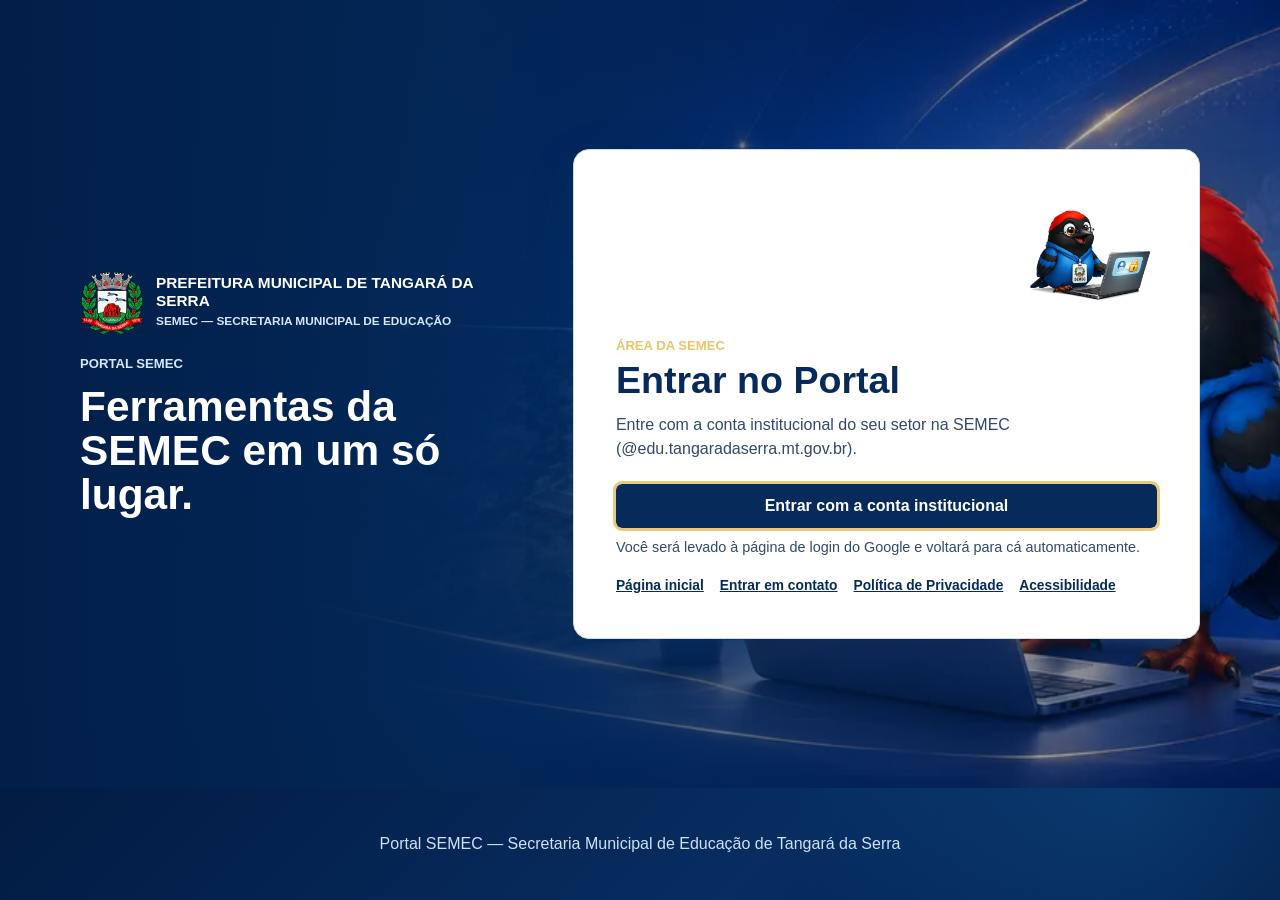
<file: semec.html>
<!DOCTYPE html>
<html lang="pt-BR">
<head>
  <meta charset="UTF-8">
  <meta name="viewport" content="width=device-width, initial-scale=1.0">
  <title>Área da SEMEC | Portal SEMEC</title>
  <meta name="description" content="Área de trabalho das equipes da Secretaria Municipal de Educação de Tangará da Serra.">
  <link rel="icon" href="assets/marca/emblema-portal-semec.webp" type="image/webp">
  <link rel="stylesheet" href="css/portal.css">
</head>
<body data-area-trabalho="semec">
  <a class="skip-link" href="#conteudo">Pular para o conteúdo</a>

  <!-- Porta: aparece enquanto a conta não foi confirmada -->
  <div class="auth-page" id="porta" data-estado="verificando">
    <main class="auth-main">
      <div class="auth-shell">
        <section class="auth-intro">
          <span class="auth-brand">
            <img src="assets/marca/brasao-tangara.webp" alt="Brasão de Tangará da Serra">
            <span>
              <strong>Prefeitura Municipal de Tangará da Serra</strong>
              <small>SEMEC — Secretaria Municipal de Educação</small>
            </span>
          </span>
          <p class="auth-kicker">Portal SEMEC</p>
          <h2>Ferramentas da SEMEC em um só lugar.</h2>
        </section>

        <section class="auth-card" aria-labelledby="porta-titulo" aria-live="polite">
          <img class="auth-mascot" id="porta-mascote" src="assets/mascote/tangara-carregando.webp" alt="">
          <p class="auth-kicker">Área da SEMEC</p>
          <h1 id="porta-titulo">Verificando o acesso</h1>
          <p id="porta-texto">Aguarde um instante.</p>
          <p class="alert is-error" id="porta-alerta" hidden></p>
          <button class="auth-submit" type="button" id="porta-botao" hidden>Entrar com a conta institucional</button>
          <p class="auth-help" id="porta-ajuda" hidden>Você será levado à página de login do Google e voltará para cá automaticamente.</p>
          <div class="auth-links">
            <a href="index.html">Página inicial</a>
            <a href="https://formacaocontinuada-hue.github.io/central-certificados-semec/entrar-em-contato.html">Entrar em contato</a>
            <a href="https://formacaocontinuada-hue.github.io/central-certificados-semec/politica-privacidade.html">Política de Privacidade</a>
            <a href="https://formacaocontinuada-hue.github.io/central-certificados-semec/acessibilidade.html">Acessibilidade</a>
          </div>
        </section>
      </div>
    </main>
    <footer class="auth-footer">
      <p>Portal SEMEC — Secretaria Municipal de Educação de Tangará da Serra</p>
    </footer>
  </div>

  <!-- Área de trabalho: aparece depois que o backend confirma a unidade -->
  <div id="area" hidden>
    <aside class="sidebar" id="menu-lateral" aria-label="Menu principal">
      <div class="sidebar-brand">
        <img src="assets/marca/emblema-portal-semec.webp" alt="">
        <div>
          <strong>Portal SEMEC</strong>
          <span>Área da SEMEC</span>
        </div>
      </div>
      <button class="sidebar-close" type="button" aria-label="Fechar menu" data-menu-close>
        <svg viewBox="0 0 24 24" fill="none" stroke="currentColor" stroke-width="2" stroke-linecap="round" aria-hidden="true"><path d="M6 6l12 12M18 6 6 18"/></svg>
      </button>
      <nav class="nav">
        <div class="nav-group">
          <p>Principal</p>
          <a href="index.html"><svg viewBox="0 0 24 24" aria-hidden="true"><path d="M19 12H5M11 6l-6 6 6 6"/></svg>Página inicial do Portal</a>
          <a href="semec.html" aria-current="page"><svg viewBox="0 0 24 24" aria-hidden="true"><path d="M3 11 12 4l9 7v9h-6v-6H9v6H3z"/></svg>Início da SEMEC</a>
          <a href="https://formacaocontinuada-hue.github.io/central-certificados-semec/"><svg viewBox="0 0 24 24" aria-hidden="true"><circle cx="12" cy="9" r="5"/><path d="M8.5 13 7 21l5-2.5 5 2.5-1.5-8"/></svg>Central de Certificados</a>
          <a href="https://script.google.com/a/macros/edu.tangaradaserra.mt.gov.br/s/AKfycbwasIQGHfuKFS9zlfo5iAREdpAFfWDIMO6jCYn1LVoOnVvfXzui8xbe-nSWyOEWgVIB/exec"><svg viewBox="0 0 24 24" aria-hidden="true"><rect x="3" y="5" width="18" height="16" rx="2"/><path d="M3 10h18M8 3v4M16 3v4"/></svg>Gerador de Calendário</a>
          <a href="escola.html"><svg viewBox="0 0 24 24" aria-hidden="true"><path d="M3 21h18M5 21V10l7-5 7 5v11M10 21v-5h4v5"/></svg>Visão da Escola</a>
          <a href="https://script.google.com/a/macros/edu.tangaradaserra.mt.gov.br/s/AKfycbzumsOhienpriMj203mudAPjraGwO1_xe8F3ZutcN-skfU3K3jpUY2nvHsfmuCCDF3_dw/exec"><svg viewBox="0 0 24 24" aria-hidden="true"><circle cx="9" cy="8" r="3"/><path d="M3 20c0-3.3 2.7-6 6-6s6 2.7 6 6M16 11h5M18.5 8.5v5"/></svg>Quadro de servidores</a>
          <a href="formador.html"><svg viewBox="0 0 24 24" aria-hidden="true"><path d="M4 5h11a3 3 0 0 1 3 3v11H7a3 3 0 0 1-3-3z"/><path d="M8 9h6M8 13h6"/><path d="M18 8h2v12H8"/></svg>Área do Formador</a>
          <a href="https://script.google.com/a/macros/edu.tangaradaserra.mt.gov.br/s/AKfycbwHRyY3rusynNpVf6PE1_JzXTca9-o8BG9WMfubRR_HABe8bqDoiIS0uqX7zT0Kg4LYbQ/exec"><svg viewBox="0 0 24 24" aria-hidden="true"><path d="M12 3 5 6v5c0 4.4 3 8.4 7 10 4-1.6 7-5.6 7-10V6z"/><path d="m9 12 2 2 4-4"/></svg>Área do Administrador</a>
        </div>
        <div class="nav-group">
          <p>Funções adicionais</p>
          <a href="https://formacaocontinuada-hue.github.io/tangara-sorteia/?de=semec"><svg viewBox="0 0 24 24" aria-hidden="true"><path d="M4 7h16v3a2 2 0 0 0 0 4v3H4v-3a2 2 0 0 0 0-4z"/><path d="M10 7v10"/></svg>Tangará Sorteia</a>
          <a href="https://formacaocontinuada-hue.github.io/calculadora-etapa1/?de=semec"><svg viewBox="0 0 24 24" aria-hidden="true"><rect x="5" y="3" width="14" height="18" rx="2"/><path d="M8 7h8M8 12h2M14 12h2M8 16h2M14 16h2"/></svg>Calculadora da Etapa I</a>
        </div>
        <div class="nav-group">
          <p>Assistência</p>
          <a href="https://formacaocontinuada-hue.github.io/central-certificados-semec/entrar-em-contato.html"><svg viewBox="0 0 24 24" aria-hidden="true"><rect x="3" y="5" width="18" height="14" rx="2"/><path d="m3 7 9 6 9-6"/></svg>Entrar em contato</a>
          <a href="https://formacaocontinuada-hue.github.io/central-certificados-semec/politica-privacidade.html"><svg viewBox="0 0 24 24" aria-hidden="true"><path d="M12 3 5 6v5c0 4.4 3 8.4 7 10 4-1.6 7-5.6 7-10V6z"/></svg>Política de Privacidade</a>
          <a href="https://formacaocontinuada-hue.github.io/central-certificados-semec/acessibilidade.html"><svg viewBox="0 0 24 24" aria-hidden="true"><circle cx="12" cy="4.5" r="1.5"/><path d="M5 8h14M12 8v6M9 21l3-7 3 7"/></svg>Acessibilidade</a>
        </div>
        <div class="nav-group">
          <p>Conta</p>
          <button type="button" data-sair><svg viewBox="0 0 24 24" aria-hidden="true"><path d="M15 4h4v16h-4M10 8l-4 4 4 4M6 12h10"/></svg>Sair</button>
        </div>
      </nav>
    </aside>
    <button class="backdrop" type="button" aria-label="Fechar menu" data-menu-close hidden></button>

    <header class="topbar">
      <div class="topbar-left">
        <button class="menu-toggle" type="button" aria-label="Abrir menu" aria-expanded="false" aria-controls="menu-lateral">
          <span></span><span></span><span></span>
        </button>
        <div>
          <p>Portal SEMEC / Área da SEMEC</p>
          <h1>Início da SEMEC</h1>
        </div>
      </div>
      <div class="user-summary">
        <img src="assets/marca/brasao-tangara.webp" alt="" data-unidade-brasao>
        <div>
          <strong data-unidade-nome>Identificando setor...</strong>
          <span>Conta institucional</span>
        </div>
      </div>
    </header>

    <main class="main" id="conteudo">
      <div class="content">
        <div class="notice" id="area-aviso" hidden>
          <div>
            <strong id="area-aviso-titulo"></strong>
            <span id="area-aviso-texto"></span>
          </div>
        </div>

        <section class="unit-card" aria-labelledby="unidade-nome">
          <div class="unit-card-logo"><img src="assets/marca/brasao-tangara.webp" alt="" data-unidade-brasao></div>
          <div>
            <p class="kicker">Setor identificado</p>
            <h2 id="unidade-nome" data-unidade-nome>Identificando setor...</h2>
            <span class="unit-card-network">Secretaria Municipal de Educação</span>
            <dl class="unit-meta">
              <div><dt>Acesso</dt><dd>Conta institucional</dd></div>
              <div><dt>Área</dt><dd>Área da SEMEC</dd></div>
            </dl>
          </div>
        </section>

        <section class="page-heading">
          <p class="kicker">Ferramentas</p>
          <h2>O que a SEMEC pode fazer aqui</h2>
          <p>Cada ferramenta abre no próprio sistema e confere a sua conta antes de mostrar os dados.</p>
        </section>
        <div class="tool-grid" data-area="semec"></div>

        <section class="page-heading" data-secao-grupo hidden>
          <p class="kicker">Funções adicionais</p>
          <h2>Apoio aos eventos e ao dia a dia</h2>
          <p>Ferramentas de apoio que não usam dados de servidores. Abrem em nova aba.</p>
        </section>
        <div class="tool-grid" data-area="semec" data-grupo="adicional" hidden></div>

        <footer class="site-footer">
          <strong>Portal SEMEC</strong>
          <span>Secretaria Municipal de Educação de Tangará da Serra</span>
        </footer>
      </div>
    </main>
  </div>

  <script src="js/acesso.js" defer></script>
  <script src="js/portal.js" defer></script>
  <script src="js/area.js" defer></script>
</body>
</html>
</file>
<file: css/publico.css>
/*
  Portal SEMEC — página pública (index.html)
  Extraído automaticamente do style.css do Portal aprovado (Codex, branch padronizacao-visual,
  ~493 KB): ficaram só as regras que a página inicial usa (cerca de 270 de 3.400).
  Os estilos das áreas internas ficam em portal.css.
*/

:root {
  --navy: #062a5a;
  --navy-strong: #021f49;
  --blue: #1767ad;
  --blue-soft: #eaf4ff;
  --sky: #f4f9ff;
  --hero-band: #062f66;
  --hero-band-strong: #032856;
  --line: #d8e6f5;
  --text: #09224d;
  --muted: #5f7190;
  --white: #ffffff;
  --green: #1a8c63;
  --red: #d84848;
  --shadow: 0 16px 34px rgba(2, 29, 73, 0.13), 0 2px 8px rgba(2, 29, 73, 0.07);
  --soft-shadow: 0 10px 24px rgba(2, 29, 73, 0.1);
  --shell: min(1500px, calc(100vw - 48px));
  --portal-primary: #062a5a;
  --portal-primary-strong: #021f49;
  --portal-primary-soft: #eaf4ff;
  --portal-surface: #ffffff;
  --portal-page-bg: #f3f8fe;
  --portal-border: rgba(188, 207, 230, 0.82);
  --portal-text: #092e5e;
  --portal-muted: #58708d;
  --portal-success: #1a8c63;
  --portal-warning: #b47700;
  --portal-danger: #c33b3b;
  --portal-info: #1767ad;
  --portal-radius-sm: 6px;
  --portal-radius-md: 8px;
  --portal-shadow-sm: 0 8px 20px rgba(7, 50, 99, 0.07);
  --portal-shadow-md: 0 12px 28px rgba(7, 50, 99, 0.1);
  --portal-control-height: 42px;
  --portal-content-max: 1220px;
  --portal-sidebar-width: 270px;
  --portal-space-1: 6px;
  --portal-space-2: 10px;
  --portal-space-3: 14px;
  --portal-space-4: 18px;
  --portal-space-5: 22px;
  color-scheme: light;
}

* {
  box-sizing: border-box;
}

html {
  scroll-behavior: smooth;
}

body {
  margin: 0px;
  color: var(--text);
  background: var(--sky);
  font-family: Arial, Helvetica, sans-serif;
  font-size: 16px;
  line-height: 1.5;
}

body.menu-open {
  overflow: hidden;
}

body.public-nav-eventos .header-shell {
  gap: 14px;
  padding-inline: 18px;
  overflow: visible; /* a lista "Áreas de trabalho" sai de dentro do cabeçalho */
}

body.public-nav-eventos .city-brand {
  min-width: 206px;
}

body.public-nav-eventos .semec-brand {
  min-width: 136px;
  padding-left: 16px;
}

body.public-nav-eventos .semec-brand strong {
  font-size: 1.24rem;
}

body.public-nav-eventos .semec-brand span {
  font-size: 0.66rem;
}

body.public-nav-eventos .main-nav {
  min-width: 0px;
  margin-left: 0px;
  flex: 1 1 auto;
  justify-content: flex-end;
  gap: clamp(7px, 0.62vw, 12px);
  font-size: clamp(0.7rem, 0.62vw, 0.82rem);
}

body.public-nav-eventos .server-button {
  flex: 0 0 auto;
  min-height: 46px;
  padding: 0px 14px;
  font-size: 0.82rem;
}

img, svg {
  display: block;
}

a {
  color: inherit;
  text-decoration: none;
}

button, input {
  font: inherit;
}

.skip-link, .sr-only {
  position: absolute;
  width: 1px;
  height: 1px;
  padding: 0px;
  margin: -1px;
  overflow: hidden;
  clip: rect(0px, 0px, 0px, 0px);
  white-space: nowrap;
  border: 0px;
}

.skip-link:focus {
  z-index: 100;
  width: auto;
  height: auto;
  margin: 0px;
  padding: 12px 18px;
  clip: auto;
  color: var(--white);
  background: var(--navy);
}

.content-shell {
  width: min(1360px, -48px + 100vw);
  margin: 0px auto;
}

.site-header {
  position: relative;
  z-index: 20;
  padding: 22px 0px 14px;
  margin-bottom: 0px;
  background: linear-gradient(rgb(2, 31, 73) 0%, rgb(3, 40, 86) 72%, rgb(5, 47, 102) 100%);
}

.header-shell {
  width: var(--shell);
  min-height: 98px;
  margin: 0px auto;
  padding: 17px 24px;
  display: flex;
  align-items: center;
  gap: 24px;
  background: rgba(255, 255, 255, 0.96);
  border: 1px solid rgba(176, 196, 222, 0.65);
  border-radius: 8px;
  box-shadow: rgba(2, 29, 73, 0.12) 0px 14px 34px;
}

.city-brand, .semec-brand {
  display: inline-flex;
  align-items: center;
  color: var(--navy);
}

.city-brand {
  min-width: 248px;
  gap: 12px;
}

.brand-crest {
  width: 58px;
  height: 58px;
  object-fit: contain;
  flex: 0 0 auto;
}

.city-brand-text {
  display: grid;
  gap: 2px;
  text-transform: uppercase;
  letter-spacing: 0px;
}

.city-brand-text span {
  font-size: 0.67rem;
  font-weight: 800;
}

.city-brand-text strong {
  font-size: 1rem;
  line-height: 1.1;
}

.semec-brand {
  min-width: 176px;
  padding-left: 22px;
  border-left: 1px solid rgba(6, 42, 90, 0.24);
  flex-direction: column;
  align-items: flex-start;
  line-height: 1.15;
}

.semec-brand strong {
  font-size: 1.55rem;
  letter-spacing: 0px;
}

.semec-brand span {
  margin-top: 4px;
  font-size: 0.75rem;
  font-weight: 800;
  text-transform: uppercase;
}

.main-nav {
  margin-left: auto;
  display: flex;
  align-items: center;
  gap: clamp(12px, 1.2vw, 22px);
  color: var(--navy-strong);
  font-size: 0.94rem;
  font-weight: 800;
}

.main-nav a {
  position: relative;
  padding: 10px 0px;
  white-space: nowrap;
}

.main-nav a::after {
  content: "";
  position: absolute;
  left: 0px;
  right: 0px;
  bottom: 4px;
  height: 2px;
  background: currentcolor;
  transform: scaleX(0);
  transform-origin: left center;
  transition: transform 160ms;
}

.main-nav a:hover::after, .main-nav a:focus-visible::after, .main-nav .active::after {
  transform: scaleX(1);
}

.server-button, .server-link, .primary-button, .newsletter-form button {
  display: inline-flex;
  align-items: center;
  justify-content: center;
  gap: 10px;
  border: 0px;
  border-radius: 6px;
  background: var(--navy);
  color: var(--white);
  font-weight: 800;
  cursor: pointer;
  box-shadow: rgba(3, 37, 83, 0.2) 0px 10px 22px;
  transition: transform 160ms, background-color 160ms;
}

.server-button:hover, .server-link:hover, .primary-button:hover, .newsletter-form button:hover {
  background: rgb(8, 53, 111);
  transform: translateY(-1px);
}

.server-button:focus-visible, .server-link:focus-visible, .primary-button:focus-visible, .newsletter-form button:focus-visible, .menu-toggle:focus-visible, .social-links a:focus-visible {
  outline: rgba(233, 196, 106, 0.92) solid 3px;
  outline-offset: 3px;
}

.server-button:active, .server-link:active, .primary-button:active, .newsletter-form button:active {
  transform: translateY(0px);
}

.server-button {
  min-height: 48px;
  padding: 0px 20px;
  white-space: nowrap;
  font-size: 0.9rem;
}

.server-button svg, .server-link svg {
  width: 18px;
  height: 18px;
  fill: none;
  stroke: currentcolor;
  stroke-width: 2;
  stroke-linecap: round;
  stroke-linejoin: round;
}

.mobile-only, .menu-toggle {
  display: none;
}

.menu-toggle {
  position: relative;
  z-index: 32;
  padding: 0px;
  align-items: center;
  justify-content: center;
  overflow: hidden;
}

.menu-toggle__line {
  position: absolute;
  width: 24px;
  height: 2px;
  border-radius: 999px;
  background: currentcolor;
  transform-origin: center center;
  transition: transform 300ms cubic-bezier(0.4, 0, 0.2, 1), opacity 220ms, width 260ms;
}

.menu-toggle__line:nth-child(1) {
  transform: translateY(-7px);
}

.menu-toggle__line:nth-child(2) {
  transform: translateY(0px);
}

.menu-toggle__line:nth-child(3) {
  transform: translateY(7px);
}

.menu-toggle.is-open .menu-toggle__line:nth-child(1) {
  transform: translateY(0px) rotate(45deg);
}

.menu-toggle.is-open .menu-toggle__line:nth-child(2) {
  width: 4px;
  opacity: 0;
  transform: scaleX(0);
}

.menu-toggle.is-open .menu-toggle__line:nth-child(3) {
  transform: translateY(0px) rotate(-45deg);
}

.public-menu-backdrop {
  position: fixed;
  inset: 0px;
  z-index: 18;
  border: 0px;
  background: rgba(2, 31, 73, 0.24);
  opacity: 0;
  visibility: hidden;
  transition: opacity 260ms, visibility linear 260ms;
}

.public-menu-backdrop.is-open {
  opacity: 1;
  visibility: visible;
  transition-delay: 0s;
}

.hero-section {
  position: relative;
  padding: 0px;
  background: var(--hero-band);
}

.hero-section::before {
  content: "";
  position: absolute;
  left: 0px;
  right: 0px;
  top: 0px;
  z-index: 2;
  height: clamp(120px, 12vw, 190px);
  pointer-events: none;
  background: linear-gradient(rgb(5, 47, 102) 0%, rgba(5, 47, 102, 0.82) 18%, rgba(5, 47, 102, 0.42) 58%, rgba(5, 47, 102, 0) 100%);
}

.hero-shell {
  position: relative;
  isolation: isolate;
  width: 100%;
  min-height: clamp(610px, 50vw, 760px);
  margin: 0px;
  overflow: hidden;
  border: 0px;
  border-radius: 0px;
  background: transparent;
  box-shadow: none;
}

.hero-shell::after {
  content: "";
  position: absolute;
  left: 0px;
  right: 0px;
  z-index: 1;
  pointer-events: none;
}
.hero-shell::after { bottom: -1px; height: clamp(190px, 17vw, 280px); background: linear-gradient(
180deg,
rgba(244, 249, 255, 0) 0%,
rgba(244, 249, 255, 0.22) 34%,
rgba(244, 249, 255, 0.76) 72%,
var(--sky) 100%
); }

.hero-shell > img {
  position: absolute;
  inset: 0px;
  z-index: 0;
  width: 100%;
  height: 100%;
  object-fit: cover;
  object-position: center center;
}

.hero-copy {
  position: relative;
  z-index: 2;
  max-width: min(530px, 39%);
  padding: clamp(132px, 11vw, 172px) 0px clamp(104px, 10vw, 144px) clamp(44px, 6vw, 92px);
  color: var(--white);
  text-shadow: rgba(0, 20, 55, 0.32) 0px 2px 12px;
}

.eyebrow {
  width: fit-content;
  margin: 0px 0px 18px;
  padding: 7px 13px;
  border: 1px solid rgba(255, 255, 255, 0.46);
  border-radius: 999px;
  background: rgba(255, 255, 255, 0.08);
  color: rgb(219, 238, 255);
  font-size: 0.78rem;
  font-weight: 800;
  letter-spacing: 0.04em;
  text-transform: uppercase;
}

.hero-copy h1 {
  margin: 0px;
  font-size: clamp(2.15rem, 3vw, 3.9rem);
  line-height: 1.12;
  letter-spacing: 0px;
}

.hero-copy > p:not(.eyebrow) {
  max-width: 500px;
  margin: 20px 0px 0px;
  color: rgb(245, 251, 255);
  font-size: clamp(1rem, 1vw, 1.14rem);
  line-height: 1.58;
}

.hero-indicators {
  margin-top: 30px;
  display: grid;
  grid-template-columns: repeat(4, minmax(92px, 1fr));
  gap: 14px;
}

.hero-indicators div {
  display: grid;
  justify-items: center;
  gap: 10px;
  min-width: 0px;
  color: var(--white);
  text-align: center;
  font-size: 0.78rem;
  font-weight: 800;
}

.hero-indicators svg {
  width: 30px;
  height: 30px;
  fill: none;
  stroke: currentcolor;
  stroke-width: 1.8;
  stroke-linecap: round;
  stroke-linejoin: round;
}
.highlights-section { position: relative; z-index: 4; margin-top: -96px; padding: 0px 0px 48px; background: linear-gradient(
180deg,
rgba(244, 249, 255, 0) 0%,
rgba(244, 249, 255, 0.96) 88px,
var(--sky) 100%
); }

.cards-grid {
  display: grid;
  grid-template-columns: repeat(4, minmax(0px, 1fr));
  gap: 20px;
  align-items: stretch;
}

.feature-card {
  min-height: 410px;
  padding: 24px;
  display: flex;
  flex-direction: column;
  background: linear-gradient(rgba(255, 255, 255, 0.97) 0%, rgba(244, 249, 255, 0.98) 100%);
  border: 1px solid rgba(188, 209, 231, 0.76);
  border-radius: 8px;
  box-shadow: rgba(2, 21, 48, 0.18) 0px 20px 42px, rgba(2, 29, 73, 0.06) 0px 1px 5px;
}

.card-heading {
  min-height: 40px;
  display: flex;
  align-items: center;
  gap: 12px;
  margin-bottom: 20px;
}

.card-heading svg {
  width: 30px;
  height: 30px;
  color: var(--navy);
  fill: none;
  stroke: currentcolor;
  stroke-width: 2;
  stroke-linecap: round;
  stroke-linejoin: round;
  flex: 0 0 auto;
}

.card-heading h2 {
  margin: 0px;
  color: var(--navy);
  font-size: clamp(1.05rem, 1.1vw, 1.32rem);
  line-height: 1.16;
  letter-spacing: 0px;
}

.certificates-card > p, .program-card > p {
  color: rgb(49, 73, 109);
  margin: 0px;
}

.certificate-visual {
  position: relative;
  width: 116px;
  height: 142px;
  margin: 32px auto 26px;
}

.certificate-visual span {
  position: absolute;
  inset: 0px;
  border: 4px solid rgb(185, 200, 220);
  border-radius: 8px;
  background: linear-gradient(135deg, rgb(255, 255, 255) 0%, rgb(255, 255, 255) 68%, rgb(232, 242, 255) 68%);
}

.certificate-visual span::before, .certificate-visual span::after {
  content: "";
  position: absolute;
  left: 22px;
  right: 22px;
  height: 4px;
  border-radius: 999px;
  background: rgb(211, 223, 237);
}

.certificate-visual span::before {
  top: 44px;
}

.certificate-visual span::after {
  top: 64px;
}

.certificate-visual svg {
  position: absolute;
  right: -18px;
  bottom: 12px;
  width: 58px;
  height: 58px;
  padding: 13px;
  border-radius: 50%;
  background: var(--navy);
  color: var(--white);
  fill: none;
  stroke: currentcolor;
  stroke-width: 3;
  stroke-linecap: round;
  stroke-linejoin: round;
}

.primary-button {
  min-height: 52px;
  padding: 0px 22px;
  margin: 0px auto 6px;
}

.program-card {
  position: relative;
  overflow: hidden;
}

.program-card h3 {
  margin: 2px 0px 14px;
  color: var(--navy);
  font-size: clamp(1.3rem, 1.55vw, 1.75rem);
  line-height: 1.08;
  letter-spacing: 0px;
}

.program-illustration {
  width: 100%;
  min-height: 138px;
  margin: 6px 0px 24px;
  border-radius: 8px;
  background-image: url("../assets/publico/program-educar.webp");
  background-position: center center;
  background-size: cover;
  background-repeat: no-repeat;
  box-shadow: rgba(183, 203, 226, 0.72) 0px 0px 0px 1px inset;
}

.banner-inferior {
  position: relative;
  width: 100%;
  margin: 0px;
  padding: 0px;
  overflow: hidden;
  background: transparent;
  border: 0px;
  border-radius: 0px;
  box-shadow: none;
}

.banner-inferior::before, .banner-inferior::after {
  content: "";
  position: absolute;
  left: 0px;
  right: 0px;
  z-index: 1;
  pointer-events: none;
}
.banner-inferior::before { top: -1px; height: clamp(110px, 11vw, 170px); background: linear-gradient(
180deg,
var(--sky) 0%,
rgba(244, 249, 255, 0.82) 28%,
rgba(244, 249, 255, 0) 100%
); }
.banner-inferior::after { bottom: -1px; height: clamp(230px, 22vw, 340px); background: linear-gradient(
180deg,
rgba(244, 249, 255, 0) 0%,
rgba(244, 249, 255, 0.62) 44%,
rgba(244, 249, 255, 0.92) 74%,
var(--sky) 100%
); }

.banner-inferior img {
  position: relative;
  z-index: 0;
  width: 100%;
  height: auto;
  display: block;
}
.newsletter-section { position: relative; z-index: 3; margin-top: -148px; padding: 0px 0px 52px; background: linear-gradient(
180deg,
rgba(244, 249, 255, 0) 0%,
var(--sky) 72%,
var(--sky) 100%
); }

.newsletter-card {
  display: grid;
  grid-template-columns: auto 1fr minmax(390px, 0.9fr);
  align-items: center;
  gap: 24px;
  padding: 26px 34px;
  background: rgba(255, 255, 255, 0.9);
  border: 1px solid rgba(135, 164, 198, 0.55);
  border-radius: 8px;
  box-shadow: rgba(3, 37, 83, 0.09) 0px 10px 30px;
}

.newsletter-icon {
  width: 72px;
  height: 72px;
  display: grid;
  place-items: center;
  border-radius: 50%;
  background: var(--navy);
  color: var(--white);
  flex: 0 0 auto;
}

.newsletter-icon svg {
  width: 34px;
  height: 34px;
  fill: none;
  stroke: currentcolor;
  stroke-width: 1.8;
  stroke-linecap: round;
  stroke-linejoin: round;
}

.newsletter-card h2 {
  margin: 0px 0px 4px;
  color: var(--navy);
  font-size: clamp(1.22rem, 1.4vw, 1.55rem);
  letter-spacing: 0px;
}

.newsletter-card p {
  margin: 0px;
  color: rgb(57, 81, 115);
}

.newsletter-form {
  position: relative;
  display: grid;
  grid-template-columns: 1fr auto;
  gap: 14px;
}

.newsletter-form input {
  width: 100%;
  min-height: 56px;
  padding: 0px 20px;
  color: var(--text);
  background: var(--white);
  border: 1px solid rgb(191, 209, 231);
  border-radius: 6px;
  outline: none;
}

.newsletter-form input:focus {
  border-color: var(--blue);
  box-shadow: rgba(23, 103, 173, 0.15) 0px 0px 0px 4px;
}

.newsletter-form button {
  min-height: 56px;
  padding: 0px 24px;
}

.form-note {
  position: absolute;
  left: 0px;
  bottom: -25px;
  color: var(--green);
  font-size: 0.82rem;
  font-weight: 800;
}

.site-footer {
  background: radial-gradient(circle at 92% 10%, rgba(23, 103, 173, 0.26), transparent 28%), linear-gradient(135deg, rgb(2, 27, 66) 0%, rgb(7, 45, 97) 54%, rgb(3, 31, 73) 100%);
  color: rgb(234, 244, 255);
  padding: 46px 0px 20px;
}

.footer-shell, .footer-bottom {
  width: min(1360px, -48px + 100vw);
  margin: 0px auto;
}

.footer-shell {
  display: grid;
  grid-template-columns: minmax(280px, 1.45fr) repeat(2, minmax(150px, 0.62fr)) minmax(260px, 1fr);
  gap: 46px;
}

.footer-logos {
  display: flex;
  align-items: center;
  gap: 14px;
  color: var(--white);
}

.footer-logos img {
  width: 58px;
  height: 58px;
  object-fit: contain;
}

.footer-logos strong {
  display: block;
  text-transform: uppercase;
  line-height: 1.15;
  font-size: 0.9rem;
}

.footer-logos span {
  display: block;
  margin-top: 3px;
  color: rgb(190, 211, 236);
  font-size: 0.75rem;
  font-weight: 700;
  text-transform: uppercase;
}

.footer-divider {
  width: 1px;
  height: 54px;
  background: rgba(255, 255, 255, 0.28);
}

.footer-brand p {
  max-width: 360px;
  margin: 24px 0px 20px;
  color: rgb(207, 224, 244);
}

.social-links {
  display: flex;
  gap: 12px;
}

.social-links a {
  width: 34px;
  height: 34px;
  display: grid;
  place-items: center;
  border-radius: 50%;
  background: var(--white);
  color: var(--navy);
}

.social-links svg {
  width: 18px;
  height: 18px;
  fill: none;
  stroke: currentcolor;
  stroke-width: 2;
  stroke-linecap: round;
  stroke-linejoin: round;
}

.footer-column {
  display: flex;
  flex-direction: column;
  gap: 9px;
}

.footer-column h2 {
  margin: 0px 0px 8px;
  color: var(--white);
  font-size: 1rem;
  letter-spacing: 0px;
}

.footer-column a, .footer-column p {
  color: rgb(214, 228, 245);
  font-size: 0.94rem;
}

.footer-column a:hover {
  color: var(--white);
  text-decoration: underline;
  text-underline-offset: 3px;
}

.contact-column p {
  display: grid;
  grid-template-columns: 20px 1fr;
  align-items: start;
  gap: 10px;
  margin: 0px;
}

.contact-column svg {
  width: 18px;
  height: 18px;
  margin-top: 2px;
  color: rgb(232, 242, 255);
  fill: none;
  stroke: currentcolor;
  stroke-width: 2;
  stroke-linecap: round;
  stroke-linejoin: round;
}

.footer-bottom {
  margin-top: 34px;
  padding-top: 18px;
  display: flex;
  align-items: center;
  justify-content: space-between;
  gap: 18px;
  border-top: 1px solid rgba(255, 255, 255, 0.18);
  color: rgb(198, 216, 238);
  font-size: 0.83rem;
}

.footer-bottom p {
  margin: 0px;
}

.footer-bottom div {
  display: flex;
  gap: 34px;
}

.footer-bottom a {
  text-decoration: underline;
  text-underline-offset: 3px;
}

@media (max-width: 1500px) {

  .header-shell {
    gap: 18px;
    padding-inline: 20px;
  }

  .city-brand {
    min-width: 220px;
  }

  .semec-brand {
    min-width: 150px;
    padding-left: 18px;
  }

  .semec-brand strong {
    font-size: 1.38rem;
  }

  .main-nav {
    gap: 10px;
    font-size: 0.82rem;
  }

  .server-button {
    padding: 0px 14px;
    font-size: 0.84rem;
  }
}

@media (max-width: 1360px) {

  .header-shell {
    gap: 18px;
  }

  .city-brand {
    min-width: 210px;
  }

  .semec-brand {
    min-width: 142px;
  }

  .semec-brand strong {
    font-size: 1.32rem;
  }

  .main-nav {
    gap: 11px;
    font-size: 0.84rem;
  }

  .server-button {
    padding: 0px 14px;
  }

  .cards-grid {
    grid-template-columns: repeat(2, minmax(0px, 1fr));
  }

  .feature-card {
    min-height: 390px;
  }

  .footer-shell {
    grid-template-columns: repeat(2, minmax(0px, 1fr));
  }
}

@media (max-width: 1180px) {

  body.menu-open {
    overflow: hidden;
  }

  .site-header {
    padding-top: 16px;
    padding-bottom: 16px;
    margin-bottom: 0px;
  }

  .header-shell {
    position: relative;
    min-height: 84px;
    padding: 14px 16px;
  }

  .city-brand {
    min-width: 0px;
  }

  .city-brand-text strong {
    font-size: 0.9rem;
  }

  .city-brand-text span {
    font-size: 0.6rem;
  }

  .brand-crest {
    width: 48px;
    height: 48px;
  }

  .semec-brand {
    min-width: 120px;
    padding-left: 16px;
  }

  .semec-brand strong {
    font-size: 1.15rem;
  }

  .semec-brand span {
    font-size: 0.63rem;
  }

  .menu-toggle {
    margin-left: auto;
    width: 46px;
    height: 46px;
    display: grid;
    place-items: center;
    gap: 5px;
    border: 1px solid rgba(6, 42, 90, 0.2);
    border-radius: 6px;
    background: var(--white);
    color: var(--navy);
    cursor: pointer;
  }

  .menu-toggle span:not(.sr-only) {
    width: 22px;
    height: 2px;
    border-radius: 999px;
    background: currentcolor;
  }

  .main-nav {
    position: absolute;
    top: calc(100% + 10px);
    left: 0px;
    right: 0px;
    z-index: 30;
    margin: 0px;
    padding: 18px;
    display: none;
    flex-direction: column;
    align-items: stretch;
    gap: 4px;
    background: var(--white);
    border: 1px solid rgba(176, 196, 222, 0.65);
    border-radius: 8px;
    box-shadow: var(--shadow);
    font-size: 0.95rem;
  }

  .main-nav.is-open {
    display: flex;
  }

  .main-nav a {
    padding: 12px 10px;
    border-radius: 6px;
  }

  .main-nav a:hover, .main-nav a:focus-visible {
    background: var(--blue-soft);
  }

  .main-nav a::after {
    display: none;
  }

  .server-button {
    display: none;
  }

  .mobile-only {
    display: inline-flex;
  }

  .server-link {
    margin-top: 6px;
    min-height: 48px;
  }

  .hero-copy {
    max-width: min(520px, 54%);
  }

  .hero-shell {
    min-height: clamp(610px, 68vw, 760px);
  }

  .hero-indicators {
    grid-template-columns: repeat(2, minmax(0px, 1fr));
    max-width: 420px;
  }

  .highlights-section {
    margin-top: -76px;
    padding-top: 0px;
    padding-bottom: 52px;
  }

  .newsletter-section {
    margin-top: -122px;
  }

  .newsletter-card {
    grid-template-columns: auto 1fr;
  }

  .newsletter-form {
    grid-column: 1 / -1;
  }
}

@media (max-width: 720px) {

  :root {
    --shell: calc(100vw - 28px);
  }

  .content-shell, .footer-shell, .footer-bottom {
    width: calc(-28px + 100vw);
  }

  .site-header {
    padding-top: 12px;
    padding-bottom: 12px;
    margin-bottom: 0px;
  }

  .header-shell {
    gap: 12px;
  }

  .semec-brand {
    display: none;
  }

  .hero-shell {
    min-height: 640px;
    border-radius: 0px;
  }

  .hero-shell > img {
    object-position: 34% center;
  }

  .hero-copy {
    max-width: min(88%, 360px);
    padding: 110px 20px 132px 22px;
  }

  .eyebrow {
    margin-bottom: 14px;
    font-size: 0.74rem;
  }

  .hero-copy h1 {
    font-size: clamp(1.62rem, 7.4vw, 2.2rem);
  }

  .hero-copy > p:not(.eyebrow) {
    max-width: 310px;
    font-size: 0.91rem;
    line-height: 1.5;
  }

  .hero-indicators {
    max-width: 300px;
    margin-top: 20px;
    gap: 10px 12px;
  }

  .hero-indicators div {
    gap: 7px;
    font-size: 0.72rem;
  }

  .hero-indicators svg {
    width: 25px;
    height: 25px;
  }
  .highlights-section { margin-top: -58px; padding: 0px 0px 34px; background: linear-gradient(
  180deg,
  rgba(244, 249, 255, 0) 0%,
  rgba(244, 249, 255, 0.96) 66px,
  var(--sky) 100%
  ); }

  .cards-grid {
    grid-template-columns: 1fr;
  }

  .feature-card {
    min-height: auto;
    padding: 22px;
  }

  .banner-inferior {
    margin-top: 0px;
  }

  .banner-inferior::before {
    height: 74px;
  }

  .banner-inferior::after {
    height: 154px;
  }

  .newsletter-section {
    margin-top: -88px;
    padding-bottom: 38px;
  }

  .newsletter-card {
    grid-template-columns: 1fr;
    justify-items: start;
    padding: 24px;
    background: rgba(255, 255, 255, 0.94);
  }

  .newsletter-form {
    width: 100%;
    grid-template-columns: 1fr;
  }

  .form-note {
    position: static;
    min-height: 18px;
  }

  .footer-shell {
    grid-template-columns: 1fr;
    gap: 30px;
  }

  .footer-logos {
    align-items: flex-start;
    flex-wrap: wrap;
  }

  .footer-bottom {
    flex-direction: column;
    align-items: flex-start;
  }

  .footer-bottom div {
    gap: 18px;
    flex-wrap: wrap;
  }
}

@media (max-width: 430px) {

  .city-brand-text strong {
    max-width: 150px;
  }

  .brand-crest {
    width: 44px;
    height: 44px;
  }

  .hero-shell {
    min-height: 720px;
  }

  .hero-copy {
    max-width: 86%;
    padding-left: 20px;
    padding-bottom: 138px;
  }

  .hero-indicators {
    grid-template-columns: repeat(2, minmax(0px, 1fr));
    max-width: 300px;
  }
}

@media (max-width: 330px) {

  .hero-indicators {
    grid-template-columns: 1fr;
    max-width: 220px;
  }
}

@media (max-width: 1500px) {

  body.public-nav-eventos .header-shell {
    position: relative;
    overflow: visible;
  }

  body.public-nav-eventos .menu-toggle {
    margin-left: auto;
    width: 46px;
    height: 46px;
    display: grid;
    place-items: center;
    gap: 5px;
    border: 1px solid rgba(6, 42, 90, 0.2);
    border-radius: 6px;
    background: var(--white);
    color: var(--navy);
    cursor: pointer;
  }

  body.public-nav-eventos .menu-toggle span:not(.sr-only) {
    width: 22px;
    height: 2px;
    border-radius: 999px;
    background: currentcolor;
  }

  body.public-nav-eventos .main-nav {
    position: absolute;
    top: calc(100% + 10px);
    left: 0px;
    right: 0px;
    z-index: 30;
    margin: 0px;
    padding: 18px;
    display: none;
    flex-direction: column;
    align-items: stretch;
    gap: 4px;
    background: var(--white);
    border: 1px solid rgba(176, 196, 222, 0.65);
    border-radius: 8px;
    box-shadow: var(--shadow);
    font-size: 0.95rem;
  }

  body.public-nav-eventos .main-nav.is-open {
    display: flex;
  }

  body.public-nav-eventos .main-nav a {
    padding: 12px 10px;
    border-radius: 6px;
  }

  body.public-nav-eventos .main-nav a:hover, body.public-nav-eventos .main-nav a:focus-visible {
    background: var(--blue-soft);
  }

  body.public-nav-eventos .main-nav a::after {
    display: none;
  }

  body.public-nav-eventos .server-button {
    display: none;
  }

  body.public-nav-eventos .mobile-only {
    display: inline-flex;
  }
}

@media (max-width: 1360px) and (min-width: 1181px) {

  body.public-nav-eventos .header-shell {
    gap: 10px;
    padding-inline: 14px;
  }

  body.public-nav-eventos .city-brand {
    min-width: 170px;
    gap: 9px;
  }

  body.public-nav-eventos .brand-crest {
    width: 50px;
    height: 50px;
  }

  body.public-nav-eventos .city-brand-text span {
    font-size: 0.58rem;
  }

  body.public-nav-eventos .city-brand-text strong {
    font-size: 0.8rem;
  }

  body.public-nav-eventos .semec-brand {
    min-width: 108px;
    padding-left: 10px;
  }

  body.public-nav-eventos .semec-brand strong {
    font-size: 1rem;
  }

  body.public-nav-eventos .semec-brand span {
    font-size: 0.58rem;
  }

  body.public-nav-eventos .main-nav {
    gap: 6px;
    font-size: 0.68rem;
  }

  body.public-nav-eventos .server-button {
    flex: 0 0 auto;
    min-width: 44px;
    min-height: 44px;
    padding: 0px 12px;
    font-size: 0.72rem;
  }

  body.public-nav-eventos .server-button svg {
    width: 17px;
    height: 17px;
  }
}

@media (max-width: 1280px) and (min-width: 1181px) {

  body.public-nav-eventos .server-button {
    width: 44px;
    padding: 0px;
  }

  body.public-nav-eventos .server-button span {
    position: absolute;
    width: 1px;
    height: 1px;
    margin: -1px;
    overflow: hidden;
    clip: rect(0px, 0px, 0px, 0px);
    white-space: nowrap;
    border: 0px;
  }
}

@media (min-width: 1181px) {

  body.public-eventos .menu-toggle, body.public-nav-eventos .menu-toggle {
    display: none;
  }

  body.public-eventos .main-nav, body.public-nav-eventos .main-nav {
    position: static;
    z-index: auto;
    display: flex;
    flex-direction: row;
    align-items: center;
    justify-content: flex-end;
    gap: clamp(7px, 0.62vw, 12px);
    margin-left: 0px;
    padding: 0px;
    border: 0px;
    border-radius: 0px;
    background: transparent;
    box-shadow: none;
    opacity: 1;
    visibility: visible;
    transform: none;
    pointer-events: auto;
  }

  body.public-eventos .main-nav a, body.public-nav-eventos .main-nav a {
    padding: 10px 0px;
  }

  body.public-eventos .main-nav a::after, body.public-nav-eventos .main-nav a::after {
    display: block;
  }

  body.public-eventos .server-button, body.public-nav-eventos .server-button {
    display: inline-flex;
  }

  body.public-eventos .mobile-only, body.public-nav-eventos .mobile-only {
    display: none;
  }
}

@media (max-width: 1180px) {

  .menu-toggle, body.public-eventos .menu-toggle, body.public-nav-eventos .menu-toggle {
    position: relative;
    display: inline-flex;
  }

  .menu-toggle span:not(.sr-only), body.public-eventos .menu-toggle span:not(.sr-only), body.public-nav-eventos .menu-toggle span:not(.sr-only) {
    position: absolute;
    width: 24px;
    height: 2px;
  }

  .menu-toggle .menu-toggle__line:nth-child(1), body.public-eventos .menu-toggle .menu-toggle__line:nth-child(1), body.public-nav-eventos .menu-toggle .menu-toggle__line:nth-child(1) {
    transform: translateY(-7px);
  }

  .menu-toggle .menu-toggle__line:nth-child(2), body.public-eventos .menu-toggle .menu-toggle__line:nth-child(2), body.public-nav-eventos .menu-toggle .menu-toggle__line:nth-child(2) {
    transform: translateY(0px);
  }

  .menu-toggle .menu-toggle__line:nth-child(3), body.public-eventos .menu-toggle .menu-toggle__line:nth-child(3), body.public-nav-eventos .menu-toggle .menu-toggle__line:nth-child(3) {
    transform: translateY(7px);
  }

  .menu-toggle.is-open .menu-toggle__line:nth-child(1), body.public-eventos .menu-toggle.is-open .menu-toggle__line:nth-child(1), body.public-nav-eventos .menu-toggle.is-open .menu-toggle__line:nth-child(1) {
    transform: translateY(0px) rotate(45deg);
  }

  .menu-toggle.is-open .menu-toggle__line:nth-child(2), body.public-eventos .menu-toggle.is-open .menu-toggle__line:nth-child(2), body.public-nav-eventos .menu-toggle.is-open .menu-toggle__line:nth-child(2) {
    width: 4px;
    opacity: 0;
    transform: scaleX(0);
  }

  .menu-toggle.is-open .menu-toggle__line:nth-child(3), body.public-eventos .menu-toggle.is-open .menu-toggle__line:nth-child(3), body.public-nav-eventos .menu-toggle.is-open .menu-toggle__line:nth-child(3) {
    transform: translateY(0px) rotate(-45deg);
  }

  .main-nav, body.public-eventos .main-nav, body.public-nav-eventos .main-nav {
    display: flex;
    opacity: 0;
    visibility: hidden;
    transform: translateY(-12px);
    pointer-events: none;
    transition: opacity 260ms, transform 300ms cubic-bezier(0.4, 0, 0.2, 1), visibility linear 300ms;
  }

  .main-nav.is-open, body.public-eventos .main-nav.is-open, body.public-nav-eventos .main-nav.is-open {
    opacity: 1;
    visibility: visible;
    transform: translateY(0px);
    pointer-events: auto;
    transition-delay: 0s;
  }
}

@media (prefers-reduced-motion: reduce) {

  .menu-toggle__line, .main-nav, .public-menu-backdrop {
    transition-duration: 1ms !important;
  }
}

@media print {

  body {
    background: rgb(255, 255, 255) !important;
    color: rgb(0, 0, 0) !important;
  }

  .site-header, .site-footer, .certificados-hero, .certificados-anchor-nav, .certificados-validation-card, .certificados-section, .certificados-notice, .certificados-floating, .certificados-toast, .certificados-result__actions {
    display: none !important;
  }
}

@media print {

  .site-header, .site-footer, .noticias-hero, .noticias-anchor-nav, .noticias-search-section, .noticia-share, .noticia-instagram-box, .noticia-related, .noticias-floating, .noticias-toast {
    display: none !important;
  }
}

body.server-home-page[data-servidor-protected] .server-topbar__left :is(p, h1, span) {
  overflow: hidden;
  text-overflow: ellipsis;
  white-space: nowrap;
}

body.server-home-page[data-servidor-protected] :is(.server-card, .profile-card, .cracha-card, .training-card, .event-card, .certificates-card, .history-card, .support-card, .school-card, .server-section, .coordination-card, .coordination-general-card, .administrator-card, .cert-management-card, .content-management-card, .reader-card, .server-empty-state) {
  padding: clamp(20px, 1.4vw, 24px);
}

@media (max-width: 760px) {

  body.server-home-page[data-servidor-protected] :is(.server-card, .profile-card, .cracha-card, .training-card, .event-card, .certificates-card, .history-card, .support-card, .school-card, .server-section, .coordination-card, .coordination-general-card, .administrator-card, .cert-management-card, .content-management-card, .reader-card, .server-empty-state) {
    padding: 16px;
  }
}

.server-button {
  min-height: 42px;
  padding: 0px 14px;
  display: inline-flex;
  align-items: center;
  justify-content: center;
  border-radius: 8px;
  border: 1px solid transparent;
  font-weight: 900;
  cursor: pointer;
}

.server-button:hover, .server-button:focus-visible, .server-text-link:hover, .server-text-link:focus-visible {
  transform: translateY(-1px);
}

.server-button:focus-visible, .server-text-link:focus-visible, .server-notifications > button:focus-visible, .server-panel-heading button:focus-visible, .server-menu-toggle:focus-visible {
  outline: rgba(233, 196, 106, 0.8) solid 3px;
  outline-offset: 3px;
}

@media (prefers-reduced-motion: reduce) {

  .server-sidebar, .server-backdrop, .server-menu-toggle span, .server-button, .server-text-link {
    transition-duration: 1ms !important;
  }
}

.server-button.is-disabled, .server-button:disabled {
  opacity: 0.5;
  cursor: not-allowed;
}

html, body {
  width: 100%;
  max-width: 100%;
}

img, svg, video, canvas {
  max-width: 100%;
}

img {
  height: auto;
}

button, input, select, textarea {
  max-width: 100%;
}

input, select, textarea {
  width: 100%;
  min-width: 0px;
}

label, legend, .field-help, .field-error, .server-kicker, .server-panel-heading, .server-section-heading, .server-topbar__left, .server-topbar__actions, .server-user-summary, .server-user-summary div, .server-nav a, .server-nav button, .server-card, .server-list-item, .server-next-card, .server-path-card, .server-placeholder-card, .profile-card, .profile-summary-card, .profile-data-list div, .profile-locked-item, .profile-history-card, .event-card, .training-card, .certificate-card, .support-result-card, .support-ticket-card, .school-card, .school-person-row, .school-request-row, .school-record-row, .notification-item {
  min-width: 0px;
}

:is(.server-topbar__left, .server-user-summary, .server-panel-heading, .server-section-heading, .server-next-info, .server-list-item, .server-floating-body, .profile-summary-main, .profile-data-list, .profile-history-card, .profile-protocol, .event-card, .event-card-copy, .training-card, .training-timeline-copy, .certificate-card, .certificate-code-box, .certificate-document, .history-timeline-copy, .history-linked-item, .support-result-card, .support-ticket-card, .support-attachment-preview, .support-attachment-list, .school-unit-card__content, .school-person-row, .school-request-row, .school-record-row, .school-server-name, .notification-item__content) :is(h1, h2, h3, h4, p, span, strong, em, small, dt, dd, a) {
  max-width: 100%;
  overflow-wrap: break-word;
  word-break: normal;
}

:is(.server-button, .server-link, .primary-button, .newsletter-form button, .eventos-button, .eventos-link-button, .servidor-submit, .servidor-button-secondary, .semec-secondary-button, .semec-department-card button, .servidor-demo-login button, .support-choice-grid button, .notification-menu button, .certificate-card-menu button, .server-nav a, .server-nav button) {
  min-width: 0px;
  max-width: 100%;
  min-height: 42px;
  align-items: center;
  justify-content: center;
  text-align: center;
  white-space: normal;
  overflow-wrap: break-word;
}

:is(.server-button, .server-link, .primary-button, .newsletter-form button, .eventos-button, .eventos-link-button, .servidor-submit, .servidor-button-secondary, .semec-secondary-button, .semec-department-card button, .servidor-demo-login button, .support-choice-grid button, .notification-menu button, .certificate-card-menu button, .server-nav a, .server-nav button) :is(svg, img) {
  flex: 0 0 auto;
}

:is(.content-shell, .header-shell, .server-layout, .server-workspace, .server-main, .server-content, .notifications-content, .profile-content, .cracha-content, .event-content, .certificates-content, .history-content, .support-content, .school-page-content, .school-server-detail-card) {
  min-width: 0px;
  max-width: 100%;
}

:is(.cards-grid, .eventos-card-grid, .eventos-feature-list, .eventos-calendar-layout, .eventos-form-grid, .eventos-filter-panel, .certificados-layout, .certificados-steps, .certificates-results, .history-insight-grid, .history-report-grid, .support-category-grid, .support-tutorial-grid, .support-result-list, .school-main-grid, .school-main-grid--secondary, .school-server-filters, .school-detail-list, .school-quick-view) > * {
  min-width: 0px;
}

@media (max-width: 760px) {

  :is(.server-actions, .server-next-actions, .server-modal__actions, .servidor-form-row, .servidor-dialog__actions, .profile-form-actions, .profile-filter-actions, .profile-summary-actions, .profile-status-card__actions, .cracha-action-bar, .eventos-filter-actions, .eventos-modal-actions, .evento-card__action-row, .evento-detail-actions, .certificados-result__actions, .certificados-modal-actions, .certificate-action-bar, .certificate-preview-controls, .history-top-actions, .history-export-options, .support-form-actions, .school-filter-actions, .school-table-actions, .school-unit-card__actions) > :is(a, button, .server-button, .eventos-button, .servidor-submit, .servidor-button-secondary) {
    width: 100%;
  }
}

@media print {

  .server-sidebar, .server-topbar, .server-footer, .server-toast, .server-backdrop, .server-modal, .server-button, .eventos-button, .primary-button, .servidor-submit {
    display: none !important;
  }
}

.cert-management-page :is(.cert-management-page-header, .cert-management-summary-card, .cert-management-attention, .cert-management-card, .cert-management-table, .cert-management-table tr, .cert-management-table td, .cert-management-attention-item, .cert-management-list-item, .cert-management-error-item, .cert-management-inline-empty) :is(h2, h3, p, span, strong, small, td, th) {
  overflow-wrap: normal;
  word-break: normal;
  hyphens: none;
}

body:is(.server-home-page, .server-profile-page, .server-cracha-page, .server-formacoes-page, .server-events-page, .server-certificates-page, .server-history-page, .server-notifications-page, .server-support-page, .school-area-page, .coordination-page, .coordination-general-page, .cert-management-page, .administration-page, .administrator-page, .content-management-page, .reader-page, .server-placeholder-page) :is(h1, h2, h3, h4, p, li, span, strong, small, label, button, a, td, th, dt, dd) {
  min-width: 0px;
  word-break: normal;
  overflow-wrap: normal;
  letter-spacing: 0px;
}

body:is(.server-home-page, .server-profile-page, .server-cracha-page, .server-formacoes-page, .server-events-page, .server-certificates-page, .server-history-page, .server-notifications-page, .server-support-page, .school-area-page, .coordination-page, .coordination-general-page, .cert-management-page, .administration-page, .administrator-page, .content-management-page, .reader-page, .server-placeholder-page) .server-topbar__left :is(p, h1, span) {
  max-width: 100%;
  margin: 0px;
  text-align: left;
  white-space: normal;
}

body:is(.server-home-page, .server-profile-page, .server-cracha-page, .server-formacoes-page, .server-events-page, .server-certificates-page, .server-history-page, .server-notifications-page, .server-support-page, .school-area-page, .coordination-page, .coordination-general-page, .cert-management-page, .administration-page, .administrator-page, .content-management-page, .reader-page, .server-placeholder-page) :is(.server-card, .profile-card, .cracha-card, .training-card, .event-card, .certificates-card, .history-card, .support-card, .school-card, .server-section, .coordination-card, .coordination-general-card, .administrator-card, .cert-management-card, .content-management-card, .reader-card, .server-empty-state) {
  min-width: 0px;
  min-height: 0px;
  border-radius: 8px;
  border: 1px solid var(--internal-panel-border);
  background: var(--internal-panel-bg);
  box-shadow: var(--internal-panel-shadow);
}

body:is(.server-profile-page, .server-cracha-page, .server-formacoes-page, .server-events-page, .server-certificates-page, .server-history-page, .server-notifications-page, .server-support-page, .school-area-page, .coordination-page, .coordination-general-page, .cert-management-page, .administration-page, .administrator-page, .content-management-page, .reader-page, .server-placeholder-page) :is(.server-card, .profile-card, .cracha-card, .training-card, .event-card, .certificates-card, .history-card, .support-card, .school-card, .server-section, .coordination-card, .coordination-general-card, .administrator-card, .cert-management-card, .content-management-card, .reader-card, .server-empty-state) {
  padding: clamp(16px, 1.6vw, 22px);
}

.servidor-auth-page :is(h1, h2, h3, p, li, label, button, a, strong, small, span) {
  min-width: 0px;
  word-break: normal;
  overflow-wrap: normal;
  letter-spacing: 0px;
}

@media (max-width: 640px) {

  body:is(.server-home-page, .server-profile-page, .server-cracha-page, .server-formacoes-page, .server-events-page, .server-certificates-page, .server-history-page, .server-notifications-page, .server-support-page, .school-area-page, .coordination-page, .coordination-general-page, .cert-management-page, .administration-page, .administrator-page, .content-management-page, .reader-page, .server-placeholder-page) :is(.server-actions, .profile-actions, .cracha-actions, .training-actions, .event-actions, .certificates-actions, .history-page-actions, .history-actions, .support-actions, .school-page-heading__actions, .school-actions, .coordination-actions, .coordination-general-actions, .administrator-actions, .cert-management-actions, .content-management-hero__actions, .content-management-actions, .reader-actions, .server-modal__actions, .school-filter-actions, .school-training-actions, .school-training-form-actions) > :is(a, button, .server-button, .btn, .btn-primary, .btn-secondary, .btn-ghost, .btn-danger) {
    width: 100%;
  }
}

body.server-profile-page .profile-data-list :is(div, dd), body.server-profile-page .profile-data-list :is(a, span, strong) {
  min-width: 0px;
  max-width: 100%;
  overflow-wrap: break-word;
  word-break: normal;
}

body .server-main :is(h1, h2, h3, h4, p, li, span, strong, small, label, button, a, td, th, dt, dd) {
  min-width: 0px;
  max-width: 100%;
  overflow-wrap: break-word;
  word-break: normal;
}

:root {
  --portal-modal-small: 520px;
  --portal-modal-medium: 700px;
  --portal-modal-large: 960px;
  --portal-modal-radius: 8px;
  --portal-modal-line: #c5d6e8;
  --portal-modal-ink: #062a5a;
  --portal-modal-muted: #526a8a;
  --portal-modal-backdrop: rgba(2, 20, 48, 0.68);
}

.portal-modal__dialog :is(h1, h2, h3, h4, p, li, dt, dd, label, span, strong, small, a) {
  word-break: normal;
  overflow-wrap: break-word;
}

/* Ajustes do Portal novo -------------------------------------------- */
.em-breve {
  display: grid;
  justify-items: center;
  gap: 6px;
  margin: auto 0;
  padding: 18px 8px;
  text-align: center;
}

.em-breve img {
  width: 104px;
  height: 104px;
  object-fit: contain;
}

.em-breve strong {
  color: #062a5a;
  font-size: 1.05rem;
}

.em-breve p {
  margin: 0;
  color: #58708d;
  font-size: 0.92rem;
}

.newsletter-form input:disabled,
.newsletter-form button:disabled {
  cursor: not-allowed;
  opacity: 0.6;
}

/* Áreas de trabalho: lista do botão do cabeçalho e grupo do menu do celular */
.areas-menu {
  position: relative;
  flex: 0 0 auto;
}

.areas-seta {
  transition: transform 160ms;
}

.areas-menu .server-button[aria-expanded="true"] .areas-seta {
  transform: rotate(180deg);
}

.areas-lista {
  position: absolute;
  top: calc(100% + 10px);
  right: 0;
  z-index: 40;
  display: grid;
  gap: 4px;
  width: 300px;
  padding: 8px;
  border: 1px solid rgba(176, 196, 222, 0.65);
  border-radius: 8px;
  background: var(--white);
  box-shadow: var(--shadow);
}

.areas-lista[hidden] {
  display: none;
}

.areas-lista a {
  display: flex;
  align-items: center;
  gap: 12px;
  padding: 10px 12px;
  border-radius: 6px;
  color: var(--navy);
  text-decoration: none;
}

.areas-lista a:hover, .areas-lista a:focus-visible {
  background: var(--blue-soft);
}

.areas-lista a:focus-visible {
  outline: rgba(233, 196, 106, 0.92) solid 3px;
}

.areas-lista svg {
  flex: 0 0 auto;
  width: 22px;
  height: 22px;
  fill: none;
  stroke: currentcolor;
  stroke-width: 2;
  stroke-linecap: round;
  stroke-linejoin: round;
}

.areas-lista span {
  display: grid;
  gap: 2px;
}

.areas-lista strong {
  font-size: 0.92rem;
}

.areas-lista small {
  color: #58708d;
  font-size: 0.78rem;
}

@media (max-width: 1180px) {

  body.public-nav-eventos .areas-mobile.mobile-only {
    display: grid;
    gap: 8px;
    margin-top: 8px;
    padding-top: 12px;
    border-top: 1px solid rgba(176, 196, 222, 0.65);
  }

  .areas-mobile p {
    margin: 0;
    color: #58708d;
    font-size: 0.74rem;
    font-weight: 800;
    letter-spacing: 0.06em;
    text-transform: uppercase;
  }

  body.public-nav-eventos .areas-mobile .server-link {
    margin-top: 0;
    padding: 12px 10px;
    color: var(--white);
  }
}
</file>
<file: css/portal.css>
/*
  Portal SEMEC — estilos base
  Padrão visual aprovado da Central de Certificados (out/2026), extraído e limpo
  do style.css publicado (~23.500 linhas, com camadas de ajuste sobrepostas).
  Aqui fica só o que a vitrine usa, já com o valor final de cada componente.

  Sumário
   1. Tokens
   2. Base e acessibilidade
   3. Estrutura interna: menu lateral, barra superior, conteúdo
   4. Títulos e rótulos
   5. Botões
   6. Painéis e cartões
   7. Cartão da unidade (brasão) e faixa de números
   8. Cartões de ferramenta e selos
   9. Formulários e mensagens
  10. Tela de entrada (porta)
  11. Validação pública de certificado
  12. Perguntas frequentes
  13. Janela flutuante (modal)
  14. Estados com o Tangará
  15. Rodapé
  16. Telas maiores e preferências
*/

/* 1. Tokens ------------------------------------------------------------- */
:root {
  --font: Arial, Helvetica, sans-serif;

  --navy: #062a5a;
  --navy-strong: #021f49;
  --navy-deep: #031f49;
  --blue: #1767ad;
  --blue-soft: #eaf4ff;
  --page-bg: #f3f8fe;
  --surface: #ffffff;
  --surface-soft: #fbfdff;

  --text: #092e5e;
  --text-body: #31496d;
  --muted: #58708d;
  --muted-strong: #486282;
  --line: rgba(188, 207, 230, 0.82);
  --line-strong: #cfdae6;

  --gold: #d8a938;
  --gold-light: #e9c46a;
  --gold-label: #b38900;

  --success: #1a8c63;
  --warning: #b47700;
  --danger: #c33b3b;

  --radius-sm: 6px;
  --radius: 8px;
  --radius-lg: 16px;

  --shadow-sm: 0 8px 20px rgba(7, 50, 99, 0.07);
  --shadow-md: 0 10px 24px rgba(2, 29, 73, 0.08);
  --shadow-lg: 0 18px 52px rgba(16, 52, 86, 0.14);

  --control-height: 42px;
  --content-max: 1220px;
  --sidebar-width: 284px;
}

/* 2. Base e acessibilidade --------------------------------------------- */
*,
*::before,
*::after {
  box-sizing: border-box;
}

html {
  min-width: 320px;
  scroll-behavior: smooth;
}

body {
  min-height: 100vh;
  margin: 0;
  background: var(--page-bg);
  color: var(--text);
  font-family: var(--font);
  font-size: 16px;
  line-height: 1.5;
}

body.menu-open,
body.modal-open {
  overflow: hidden;
}

img {
  display: block;
  max-width: 100%;
}

[hidden] {
  display: none !important;
}

a {
  color: inherit;
}

button,
input,
select,
textarea {
  font: inherit;
}

:focus-visible {
  outline: 3px solid rgba(233, 196, 106, 0.9);
  outline-offset: 2px;
}

.skip-link {
  position: absolute;
  top: 8px;
  left: 8px;
  z-index: 100;
  transform: translateY(-200%);
  border-radius: var(--radius);
  background: var(--surface);
  padding: 10px 14px;
  color: var(--navy);
  font-weight: 800;
  text-decoration: none;
}

.skip-link:focus {
  transform: none;
}

.sr-only {
  position: absolute;
  width: 1px;
  height: 1px;
  overflow: hidden;
  clip: rect(0, 0, 0, 0);
  white-space: nowrap;
}

/* 3. Estrutura interna -------------------------------------------------- */
.sidebar {
  position: fixed;
  inset: 0 auto 0 0;
  z-index: 50;
  display: flex;
  flex-direction: column;
  gap: 18px;
  width: var(--sidebar-width);
  max-width: calc(100vw - 40px);
  overflow-y: auto;
  padding: 20px 16px;
  transform: translateX(calc(-100% - 12px));
  background:
    radial-gradient(circle at 100% 0%, rgba(23, 103, 173, 0.28), transparent 32%),
    linear-gradient(180deg, #031f49 0%, #062a5a 58%, #021b42 100%);
  color: #edf6ff;
  box-shadow: 12px 0 30px rgba(2, 29, 73, 0.16);
  transition: transform 200ms ease;
}

.sidebar:not(.is-open) {
  box-shadow: none;
  visibility: hidden;
  transition: transform 200ms ease, visibility 0s linear 200ms;
}

.sidebar.is-open {
  transform: none;
}

.sidebar-brand {
  display: grid;
  grid-template-columns: 52px minmax(0, 1fr);
  align-items: center;
  gap: 12px;
  border-bottom: 1px solid rgba(255, 255, 255, 0.14);
  padding: 10px 8px 18px;
}

.sidebar-brand img {
  width: 52px;
  height: 52px;
  object-fit: contain;
}

.sidebar-brand strong {
  display: block;
  color: var(--surface);
}

.sidebar-brand span {
  display: block;
  margin-top: 2px;
  color: #bed3ec;
  font-size: 0.84rem;
  font-weight: 800;
}

.sidebar-close {
  position: absolute;
  top: 14px;
  right: 12px;
  display: grid;
  place-items: center;
  width: 38px;
  height: 38px;
  border: 0;
  border-radius: var(--radius);
  background: var(--surface);
  color: var(--navy);
  cursor: pointer;
}

.sidebar-close svg {
  width: 20px;
  height: 20px;
}

.nav {
  display: grid;
  gap: 18px;
}

.nav-group {
  display: grid;
  gap: 5px;
}

.nav-group > p {
  margin: 0 0 5px;
  padding: 0 10px;
  color: #9fb8d6;
  font-size: 0.74rem;
  font-weight: 900;
  text-transform: uppercase;
}

.nav a,
.nav button {
  position: relative;
  display: flex;
  align-items: center;
  gap: 10px;
  width: 100%;
  min-height: 42px;
  border: 0;
  border-radius: var(--radius);
  background: transparent;
  padding: 10px 11px;
  color: #edf6ff;
  font-size: 0.92rem;
  font-weight: 800;
  text-align: left;
  text-decoration: none;
  cursor: pointer;
}

.nav .nav-off {
  display: flex;
  align-items: center;
  gap: 10px;
  min-height: 42px;
  padding: 10px 11px;
  color: rgba(237, 246, 255, 0.55);
  font-size: 0.92rem;
  font-weight: 800;
  cursor: not-allowed;
}

.nav .nav-off svg {
  opacity: 0.6;
}

.nav a:hover,
.nav a:focus-visible,
.nav button:hover,
.nav button:focus-visible {
  background: rgba(255, 255, 255, 0.08);
  color: var(--surface);
}

.nav a[aria-current="page"] {
  background: rgba(255, 255, 255, 0.1);
  color: var(--surface);
}

.nav a[aria-current="page"]::before {
  content: "";
  position: absolute;
  top: 9px;
  bottom: 9px;
  left: -8px;
  width: 4px;
  border-radius: 999px;
  background: var(--gold-light);
}

.nav svg {
  flex: 0 0 20px;
  width: 20px;
  height: 20px;
  fill: none;
  stroke: currentColor;
  stroke-width: 1.8;
  stroke-linecap: round;
  stroke-linejoin: round;
}

.backdrop {
  position: fixed;
  inset: 0;
  z-index: 40;
  border: 0;
  background: rgba(2, 20, 48, 0.48);
}

.topbar {
  position: sticky;
  top: 0;
  z-index: 16;
  display: grid;
  gap: 8px;
  min-height: 68px;
  border-bottom: 1px solid rgba(190, 211, 236, 0.76);
  background: rgba(255, 255, 255, 0.94);
  padding: 8px 10px;
  -webkit-backdrop-filter: blur(12px);
  backdrop-filter: blur(12px);
}

.topbar-left {
  display: flex;
  align-items: center;
  gap: 12px;
  min-width: 0;
}

.topbar-left p {
  margin: 0;
  color: #607793;
  font-size: 0.78rem;
  font-weight: 800;
}

.topbar-left h1 {
  margin: 0;
  color: var(--navy);
  font-size: 1.08rem;
  line-height: 1.15;
}

.menu-toggle {
  display: grid;
  flex: 0 0 42px;
  place-content: center;
  gap: 4px;
  width: 42px;
  height: 42px;
  border: 1px solid rgba(6, 42, 90, 0.18);
  border-radius: var(--radius);
  background: var(--surface);
  color: var(--navy);
  cursor: pointer;
}

.menu-toggle span {
  display: block;
  width: 20px;
  height: 2px;
  border-radius: 2px;
  background: currentColor;
}

.user-summary {
  display: grid;
  grid-template-columns: 36px minmax(0, 1fr);
  align-items: center;
  gap: 10px;
  max-width: 280px;
}

.user-summary img {
  width: 36px;
  height: 36px;
  object-fit: contain;
}

.user-summary strong {
  display: block;
  overflow: hidden;
  color: var(--navy);
  font-size: 0.93rem;
  text-overflow: ellipsis;
  white-space: nowrap;
}

.user-summary span {
  display: block;
  color: #607793;
  font-size: 0.8rem;
  font-weight: 800;
}

.main {
  padding: 12px;
}

.content {
  display: grid;
  gap: 18px;
  width: 100%;
  max-width: var(--content-max);
  margin: 0 auto;
}

/* 4. Títulos e rótulos -------------------------------------------------- */
.kicker {
  margin: 0 0 7px;
  color: var(--gold);
  font-size: 0.75rem;
  font-weight: 900;
  line-height: 1.45;
  text-transform: uppercase;
}

.page-heading h2 {
  margin: 4px 0 6px;
  color: #073263;
  font-size: 1.48rem;
  line-height: 1.15;
}

.page-heading p:not(.kicker) {
  margin: 0;
  color: var(--muted);
  font-weight: 700;
}

/* 5. Botões ------------------------------------------------------------- */
.button {
  display: inline-flex;
  align-items: center;
  justify-content: center;
  gap: 8px;
  min-height: var(--control-height);
  border: 1px solid transparent;
  border-radius: var(--radius);
  padding: 0 16px;
  font-size: 0.84rem;
  font-weight: 900;
  line-height: 1.15;
  text-align: center;
  text-decoration: none;
  cursor: pointer;
  transition: background-color 160ms ease, border-color 160ms ease, box-shadow 160ms ease;
}

.button-primary {
  background: var(--navy);
  color: var(--surface);
}

.button-primary:hover,
.button-primary:focus-visible {
  background: var(--navy-strong);
  box-shadow: var(--shadow-sm);
}

.button-ghost {
  border-color: rgba(6, 42, 90, 0.18);
  background: var(--surface);
  color: var(--navy);
}

.button-ghost:hover,
.button-ghost:focus-visible {
  border-color: var(--blue);
  background: var(--blue-soft);
}

.button:disabled,
.button[aria-disabled="true"] {
  opacity: 0.58;
  cursor: not-allowed;
}

/* 6. Painéis e cartões ------------------------------------------------- */
.panel {
  border: 1px solid var(--line);
  border-radius: var(--radius);
  background: var(--surface);
  padding: 16px;
  box-shadow: var(--shadow-sm);
}

.panel-heading {
  display: grid;
  grid-template-columns: minmax(0, 1fr) auto;
  align-items: end;
  gap: 14px 18px;
  margin-bottom: 12px;
}

.panel-heading h2 {
  margin: 0;
  color: var(--navy);
  font-size: 1.24rem;
  line-height: 1.2;
}

.panel-heading > span {
  color: var(--muted);
  font-size: 0.9rem;
}

.panel p:not(.kicker) {
  color: var(--text-body);
}

/* Visualizador do Google Drive (Calendário Escolar) */
.embed-titulo {
  margin: 0 0 4px;
  color: var(--navy);
  font-size: 1.24rem;
  line-height: 1.2;
}

.embed-dica {
  margin: 0 0 12px;
  color: var(--muted);
  font-size: 0.9rem;
}

.embed-drive {
  display: block;
  width: 100%;
  height: 300px;
  border: 1px solid var(--line);
  border-radius: var(--radius);
  background: var(--surface-soft);
}

.embed-alt {
  display: flex;
  flex-wrap: wrap;
  align-items: center;
  gap: 10px;
  margin: 12px 0 0;
  color: var(--muted);
  font-weight: 700;
}

.empty {
  border: 1px solid rgba(190, 211, 236, 0.8);
  border-radius: var(--radius);
  background: var(--surface-soft);
  padding: 14px;
}

.empty strong {
  display: block;
  color: var(--navy);
}

.empty span {
  display: block;
  margin-top: 4px;
  color: #536d8a;
  font-weight: 700;
}

.notice {
  display: grid;
  grid-template-columns: 12px minmax(0, 1fr);
  align-items: start;
  gap: 12px;
  border: 1px solid #bfd5ec;
  border-radius: var(--radius);
  background: #f5f9fe;
  padding: 14px 16px;
  color: #153b68;
}

.notice::before {
  content: "";
  width: 10px;
  height: 10px;
  margin-top: 7px;
  border-radius: 999px;
  background: var(--blue);
  box-shadow: 0 0 0 4px rgba(23, 103, 173, 0.16);
}

.notice strong {
  display: block;
}

.notice span {
  display: block;
  font-size: 0.9rem;
}

.notice.is-warning::before {
  background: var(--warning);
  box-shadow: 0 0 0 4px rgba(180, 119, 0, 0.16);
}

/* 7. Cartão da unidade e faixa de números ------------------------------ */
.unit-card {
  display: grid;
  grid-template-columns: 100px minmax(0, 1fr);
  align-items: center;
  gap: 16px;
  border: 1px solid rgba(190, 211, 236, 0.86);
  border-radius: var(--radius);
  background: rgba(255, 255, 255, 0.97);
  padding: 14px;
  box-shadow: var(--shadow-md);
}

.unit-card-logo img {
  width: 100%;
  aspect-ratio: 1;
  object-fit: contain;
}

.unit-card h2 {
  margin: 0;
  color: var(--navy);
  font-size: 1.16rem;
  line-height: 1.2;
}

.unit-card-network {
  display: inline-flex;
  margin-top: 6px;
  color: #36577c;
  font-weight: 900;
}

.unit-meta {
  display: grid;
  gap: 10px 18px;
  margin: 14px 0 0;
}

.unit-meta dt {
  color: #657c9b;
  font-size: 0.74rem;
  font-weight: 900;
  text-transform: uppercase;
}

.unit-meta dd {
  margin: 2px 0 0;
  color: var(--navy);
  font-weight: 900;
  overflow-wrap: anywhere;
}

.panel .unit-meta {
  margin-top: 0;
}

.panel-nota {
  margin: 14px 0 0;
  font-size: 0.9rem;
}

.summary-strip {
  display: grid;
  grid-template-columns: repeat(2, minmax(0, 1fr));
  overflow: hidden;
  border: 1px solid rgba(190, 211, 236, 0.86);
  border-radius: var(--radius);
  background: rgba(255, 255, 255, 0.97);
  box-shadow: var(--shadow-md);
}

.summary-item {
  display: grid;
  gap: 4px;
  min-height: 88px;
  border-right: 1px solid rgba(190, 211, 236, 0.86);
  padding: 16px 18px;
}

.summary-item strong {
  color: var(--navy);
  font-size: 1.5rem;
  line-height: 1;
}

.summary-item span {
  color: #486282;
  font-weight: 900;
}

/* 8. Cartões de ferramenta e selos ------------------------------------- */
.tool-grid {
  display: grid;
  gap: 12px;
}

.tool-card {
  display: grid;
  grid-template-columns: 72px minmax(0, 1fr);
  align-items: start;
  gap: 4px 14px;
  min-height: 100px;
  border: 1px solid var(--line);
  border-radius: var(--radius);
  background: var(--surface);
  padding: 16px;
  color: var(--text);
  text-decoration: none;
  box-shadow: var(--shadow-sm);
  transition: border-color 160ms ease, box-shadow 160ms ease, transform 160ms ease;
}

a.tool-card:hover,
a.tool-card:focus-visible {
  border-color: var(--blue);
  box-shadow: var(--shadow-md);
  transform: translateY(-1px);
}

.tool-card-icon {
  grid-row: span 3;
  width: 72px;
  height: 72px;
  object-fit: contain;
}

.tool-card strong {
  color: var(--navy);
  font-size: 1.02rem;
  line-height: 1.25;
}

.tool-card small {
  color: var(--muted);
  font-size: 0.9rem;
  line-height: 1.4;
}

.tool-card .pill {
  justify-self: start;
  margin-top: 6px;
}

.tool-card[aria-disabled="true"] {
  background: var(--surface-soft);
  box-shadow: none;
}

.tool-card[aria-disabled="true"] .tool-card-icon {
  opacity: 0.7;
}

.pill {
  display: inline-flex;
  align-items: center;
  border-radius: 999px;
  padding: 3px 10px;
  font-size: 0.74rem;
  font-weight: 900;
  line-height: 1.4;
}

.pill-ok { background: #e3f4ec; color: #136b4b; }
.pill-waiting { background: #fff4d9; color: #8a5b00; }
.pill-muted { background: #e8eef6; color: #4f6683; }
.pill-info { background: var(--blue-soft); color: var(--navy); }
.pill-danger { background: #fdeaea; color: #a42e2e; }

/* 9. Formulários e mensagens ------------------------------------------- */
.field {
  display: grid;
  gap: 4px;
}

.field > span {
  color: var(--gold-label);
  font-size: 0.75rem;
  font-weight: 800;
  text-transform: uppercase;
}

.field input,
.field select,
.field textarea {
  width: 100%;
  min-height: var(--control-height);
  border: 1px solid var(--line);
  border-radius: var(--radius-sm);
  background: var(--surface);
  padding: 0 12px;
  color: var(--text);
}

.field textarea {
  min-height: 110px;
  padding: 10px 12px;
  resize: vertical;
}

.field input:focus,
.field select:focus,
.field textarea:focus {
  border-color: var(--blue);
  outline: 3px solid rgba(23, 103, 173, 0.18);
}

.check {
  display: flex;
  align-items: flex-start;
  gap: 10px;
  color: var(--text-body);
  font-size: 0.92rem;
  line-height: 1.4;
  cursor: pointer;
}

.check input {
  flex: none;
  width: 20px;
  height: 20px;
  margin: 1px 0 0;
  accent-color: var(--navy);
}

.check small {
  display: block;
  color: var(--muted);
  font-size: 0.82rem;
}

.alert {
  margin: 0;
  border: 1px solid #bfd5ec;
  border-left-width: 4px;
  border-radius: var(--radius);
  background: #f5f9fe;
  padding: 12px 14px;
  color: #153b68;
  font-weight: 700;
}

.alert.is-success {
  border-color: #b9e0cd;
  border-left-color: var(--success);
  background: #eef9f3;
  color: #136b4b;
}

.alert.is-error {
  border-color: #f1c7c7;
  border-left-color: var(--danger);
  background: #fff4f4;
  color: #a42e2e;
}

/* 10. Tela de entrada (porta) ------------------------------------------ */
.auth-page {
  display: flex;
  flex-direction: column;
  min-height: 100vh;
  background: var(--navy-deep);
  color: var(--surface);
}

.auth-main {
  position: relative;
  display: grid;
  flex: 1;
  place-items: center;
  padding: 18px 12px 28px;
  background:
    linear-gradient(180deg, rgba(2, 31, 73, 0.96) 0%, rgba(3, 40, 86, 0.9) 50%, rgba(4, 47, 102, 0.82) 100%),
    url("../assets/marca/banner-acesso.webp") 66% center / cover no-repeat;
}

.auth-shell {
  display: grid;
  gap: 18px;
  width: min(100%, 1120px);
}

.auth-brand {
  display: inline-flex;
  align-items: center;
  gap: 12px;
}

.auth-brand img {
  width: 52px;
  height: 52px;
  object-fit: contain;
}

.auth-brand strong,
.auth-brand small {
  display: block;
  text-transform: uppercase;
}

.auth-brand strong {
  font-size: 0.82rem;
  line-height: 1.18;
}

.auth-brand small {
  margin-top: 3px;
  color: #d5e7fb;
  font-size: 0.66rem;
  font-weight: 800;
}

.auth-kicker {
  margin: 22px 0 0;
  color: var(--gold-light);
  font-size: 0.82rem;
  font-weight: 900;
  text-transform: uppercase;
}

.auth-intro h2 {
  margin: 8px 0 0;
  font-size: 1.25rem;
  line-height: 1.04;
}

.auth-intro p {
  margin: 12px 0 0;
  color: #d5e7fb;
}

.auth-card {
  width: 100%;
  max-width: 680px;
  border: 1px solid var(--line-strong);
  border-radius: var(--radius-lg);
  background: var(--surface);
  padding: 24px 20px;
  color: #09224d;
  box-shadow: var(--shadow-lg);
}

.auth-mascot {
  width: 112px;
  height: 112px;
  margin: 0 0 8px auto;
  object-fit: contain;
}

.auth-card .auth-kicker {
  margin: 0;
}

.auth-card h1 {
  margin: 4px 0 12px;
  color: var(--navy);
  font-size: 1.65rem;
  line-height: 1.12;
}

.auth-card p:not(.auth-kicker) {
  margin: 9px 0 0;
  color: var(--text-body);
  line-height: 1.45;
}

.auth-card .auth-help {
  font-size: 0.9rem;
}

.auth-submit {
  display: inline-flex;
  align-items: center;
  justify-content: center;
  width: 100%;
  min-height: 44px;
  margin-top: 24px;
  border: 0;
  border-radius: var(--radius-sm);
  background: var(--navy-strong);
  padding: 0 18px;
  color: var(--surface);
  font-weight: 900;
  text-decoration: none;
  cursor: pointer;
  outline: 3px solid rgba(233, 196, 106, 0.9);
  outline-offset: 0;
}

.auth-submit:hover,
.auth-submit:focus-visible {
  background: var(--navy);
}

.auth-links {
  display: flex;
  flex-wrap: wrap;
  gap: 8px 16px;
  margin-top: 18px;
}

.auth-links a {
  color: var(--navy);
  font-size: 0.86rem;
  font-weight: 800;
}

.auth-footer {
  display: grid;
  gap: 7px;
  min-height: 112px;
  align-content: center;
  padding: 22px 16px;
  background:
    radial-gradient(circle at 88% 4%, rgba(23, 103, 173, 0.28), transparent 30%),
    linear-gradient(135deg, #021b42 0%, #072d61 60%, #031f49 100%);
  color: #cfe0f4;
  text-align: center;
}

.auth-footer p {
  margin: 0;
}

.auth-footer nav {
  display: flex;
  flex-wrap: wrap;
  justify-content: center;
  gap: 6px 16px;
}

.auth-footer a {
  color: var(--surface);
  font-size: 0.86rem;
  font-weight: 800;
}

/* 11. Validação pública de certificado --------------------------------- */
.validation-result {
  display: grid;
  gap: 12px;
  border: 1px solid var(--line);
  border-left: 4px solid var(--blue);
  border-radius: var(--radius);
  background: var(--surface);
  padding: 16px;
  box-shadow: var(--shadow-sm);
}

.validation-result.is-valid { border-left-color: var(--success); }
.validation-result.is-invalid { border-left-color: var(--danger); }
.validation-result.is-missing { border-left-color: var(--warning); }

.validation-result h2 {
  margin: 0;
  color: var(--navy);
  font-size: 1.24rem;
}

.validation-result p:not(.kicker) {
  margin: 4px 0 0;
  color: var(--text-body);
}

.data-list {
  display: grid;
  margin: 0;
}

.data-list div {
  display: grid;
  gap: 2px;
  border-top: 1px solid rgba(190, 211, 236, 0.7);
  padding: 9px 0;
}

.data-list dt {
  color: #657c9b;
  font-size: 0.74rem;
  font-weight: 900;
  text-transform: uppercase;
}

.data-list dd {
  margin: 0;
  color: var(--navy);
  font-weight: 800;
  overflow-wrap: anywhere;
}

/* 12. Perguntas frequentes --------------------------------------------- */
.faq-list {
  display: grid;
  gap: 10px;
}

.faq-item {
  overflow: hidden;
  border: 1px solid var(--line);
  border-radius: var(--radius);
  background: var(--surface);
}

.faq-item summary {
  display: flex;
  align-items: center;
  justify-content: space-between;
  gap: 12px;
  min-height: 52px;
  padding: 12px 16px;
  color: var(--navy);
  font-weight: 800;
  cursor: pointer;
  list-style: none;
}

.faq-item summary::-webkit-details-marker {
  display: none;
}

.faq-item summary::after {
  content: "+";
  color: var(--gold);
  font-size: 1.4rem;
  font-weight: 900;
  line-height: 1;
}

.faq-item[open] summary {
  background: var(--blue-soft);
}

.faq-item[open] summary::after {
  content: "–";
}

.faq-item > :not(summary) {
  margin: 0;
  padding: 12px 16px 16px;
  color: var(--text-body);
}

/* 13. Janela flutuante (modal) ----------------------------------------- */
.modal {
  position: fixed;
  inset: 0;
  z-index: 60;
  display: grid;
  place-items: center;
  overflow-y: auto;
  background: rgba(2, 20, 48, 0.68);
  padding: 16px;
}

.modal-panel {
  position: relative;
  display: grid;
  gap: 12px;
  width: min(100%, 700px);
  max-height: min(92vh, 780px);
  overflow-y: auto;
  border: 1px solid #c5d6e8;
  border-radius: var(--radius);
  background: var(--surface);
  padding: 22px 20px 20px;
  box-shadow: var(--shadow-lg);
}

.modal-panel h2 {
  margin: 0;
  padding-right: 44px;
  color: var(--navy);
  font-size: 1.3rem;
}

.modal-close {
  position: absolute;
  top: 12px;
  right: 12px;
  display: grid;
  place-items: center;
  width: 38px;
  height: 38px;
  border: 1px solid rgba(6, 42, 90, 0.18);
  border-radius: var(--radius);
  background: var(--surface);
  color: var(--navy);
  cursor: pointer;
}

.modal-actions {
  display: flex;
  flex-wrap: wrap;
  justify-content: flex-end;
  gap: 10px;
}

/* 14. Estados com o Tangará -------------------------------------------- */
.state-panel {
  display: grid;
  justify-items: center;
  gap: 10px;
  max-width: 560px;
  margin: 12px auto;
  text-align: center;
}

.state-panel img {
  width: min(180px, 52vw);
  height: auto;
}

.state-panel h2 {
  margin: 0;
  color: var(--navy);
  font-size: 1.36rem;
}

.state-panel p {
  margin: 0;
  color: var(--text-body);
}

/* 15. Rodapé ------------------------------------------------------------ */
.site-footer {
  display: flex;
  flex-wrap: wrap;
  align-items: center;
  gap: 8px 18px;
  margin-top: 10px;
  border-top: 1px solid rgba(190, 211, 236, 0.82);
  padding-top: 18px;
  color: #607793;
  font-size: 0.86rem;
}

.site-footer strong {
  color: var(--navy);
}

.site-footer nav {
  display: flex;
  flex-wrap: wrap;
  gap: 8px 14px;
}

.site-footer a {
  color: var(--navy);
  font-weight: 800;
}

/* 16. Telas maiores e preferências ------------------------------------- */
@media (min-width: 560px) {
  .summary-strip {
    grid-template-columns: repeat(var(--summary-columns, 3), minmax(0, 1fr));
  }
}

@media (min-width: 720px) {
  .topbar {
    display: flex;
    align-items: center;
    justify-content: space-between;
    gap: 12px;
    padding: 10px 18px;
  }

  .topbar-left h1 {
    font-size: 1.34rem;
  }

  .main {
    padding: 26px;
  }

  .panel {
    padding: 20px;
  }

  .unit-card {
    grid-template-columns: 164px minmax(0, 1fr);
    gap: 24px;
    padding: 12px 20px 12px 12px;
  }

  .unit-card h2 {
    font-size: 1.35rem;
  }

  .unit-meta {
    grid-template-columns: repeat(2, minmax(0, 1fr));
  }

  .summary-item strong {
    font-size: 1.8rem;
  }

  .tool-grid {
    grid-template-columns: repeat(2, minmax(0, 1fr));
  }

  .data-list div {
    grid-template-columns: 200px minmax(0, 1fr);
    gap: 14px;
  }

  .auth-card {
    padding: 42px;
  }

  .auth-mascot {
    width: 132px;
    height: 132px;
    margin-bottom: 12px;
  }

  .auth-card h1 {
    font-size: 2.35rem;
  }
}

@media (min-width: 1024px) {
  .tool-grid {
    grid-template-columns: repeat(3, minmax(0, 1fr));
  }

  .auth-main {
    padding: 54px;
    background:
      linear-gradient(90deg, rgba(2, 31, 73, 0.98) 0%, rgba(3, 40, 86, 0.92) 34%, rgba(4, 47, 102, 0.54) 62%, rgba(4, 47, 102, 0.12) 100%),
      url("../assets/marca/banner-acesso.webp") 66% center / cover no-repeat;
  }

  .auth-shell {
    grid-template-columns: minmax(0, 0.7fr) minmax(0, 1fr);
    align-items: center;
    gap: 54px;
  }

  .auth-brand img {
    width: 64px;
    height: 64px;
  }

  .auth-brand strong {
    font-size: 0.96rem;
  }

  .auth-brand small {
    font-size: 0.74rem;
  }

  .auth-kicker {
    margin-top: 54px;
  }

  .auth-intro h2 {
    margin-top: 12px;
    font-size: 2.65rem;
  }
}

@media (prefers-reduced-motion: reduce) {
  *,
  *::before,
  *::after {
    scroll-behavior: auto !important;
    transition-duration: 0.01ms !important;
  }
}


/* Aviso amigável de manutenção (Área do Formador, 19/11/2026) ----------- */
.manut-card {
  display: grid;
  grid-template-columns: 1fr;
  justify-items: center;
  gap: 8px;
  border: 1px solid rgba(190, 211, 236, 0.8);
  border-radius: 16px;
  background: var(--surface);
  padding: 22px 18px;
  text-align: center;
  box-shadow: 0 10px 30px rgba(6, 42, 90, 0.08);
}
.manut-card h2 { margin: 0 0 10px; color: var(--navy); line-height: 1.25; }
.manut-card p { margin: 0 0 10px; color: #36506f; line-height: 1.5; }
.manut-card .kicker { margin: 0 0 4px; }
.manut-mascote { width: 140px; max-width: 45%; height: auto; }
.manut-tranquilo {
  margin: 12px 0 16px;
  padding: 12px 14px 12px 32px;
  border-radius: 10px;
  background: #eef7f1;
  color: #1d5b36;
  font-weight: 700;
  line-height: 1.45;
  text-align: left;
}
.manut-acoes { display: grid; gap: 10px; }
.manut-acoes .button { width: 100%; justify-content: center; white-space: normal; }
@media (min-width: 760px) {
  .manut-card { grid-template-columns: 170px minmax(0, 1fr); justify-items: start; text-align: left; padding: 26px; }
  .manut-mascote { width: 170px; max-width: none; align-self: center; }
  .manut-acoes { grid-template-columns: repeat(2, minmax(0, 1fr)); }
}
</file>
